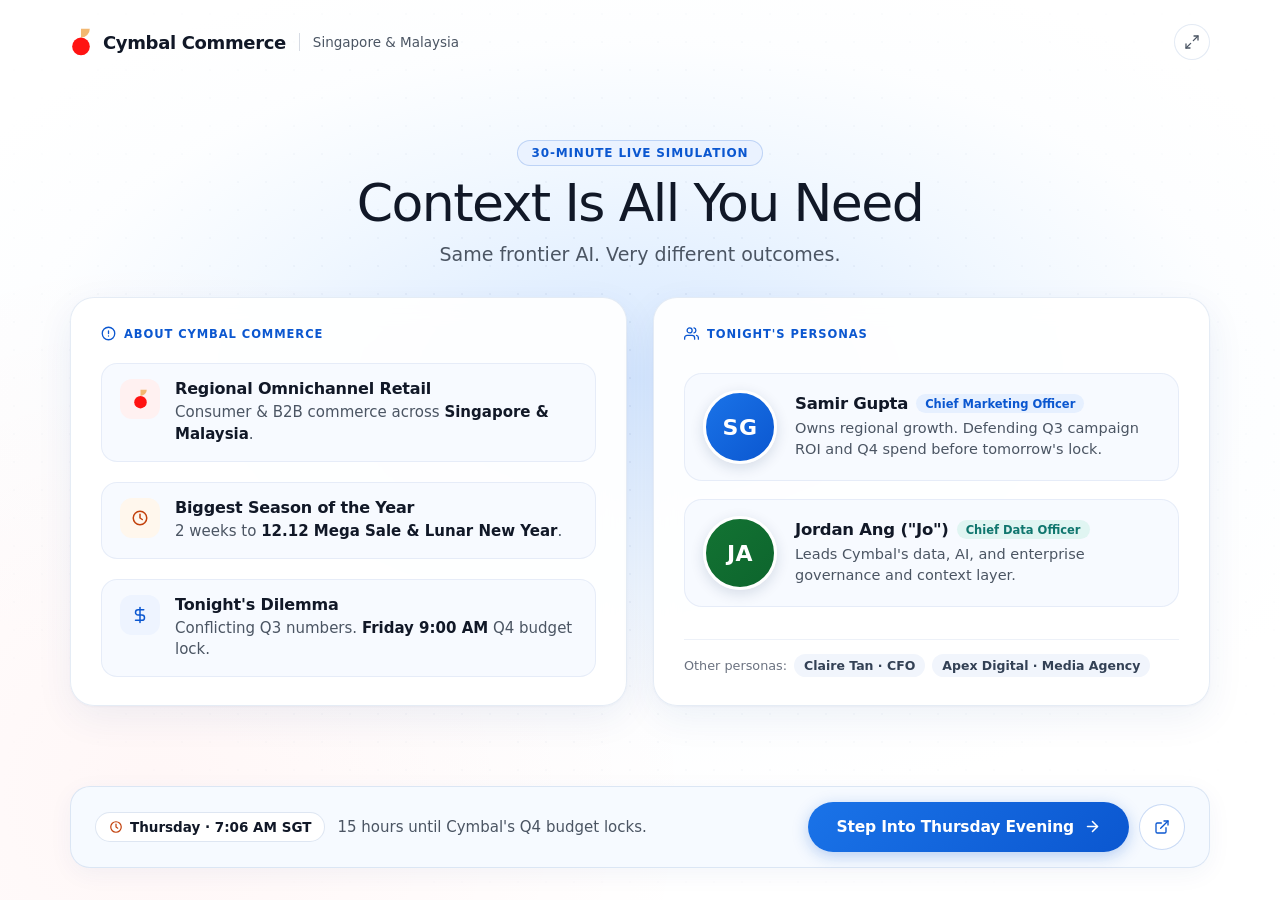
<file: web/cymbal/index.html>
<!DOCTYPE html>
<html lang="en">
<head>
  <meta charset="UTF-8" />
  <meta http-equiv="refresh" content="0; url=./intro_landing/" />
  <meta name="viewport" content="width=device-width, initial-scale=1.0" />
  <title>Cymbal Commerce — Context Is All You Need</title>
  <script>window.location.replace("./intro_landing/");</script>
</head>
<body>
  <p>Redirecting to <a href="./intro_landing/">Cymbal Commerce Demo</a>...</p>
</body>
</html>
</file>
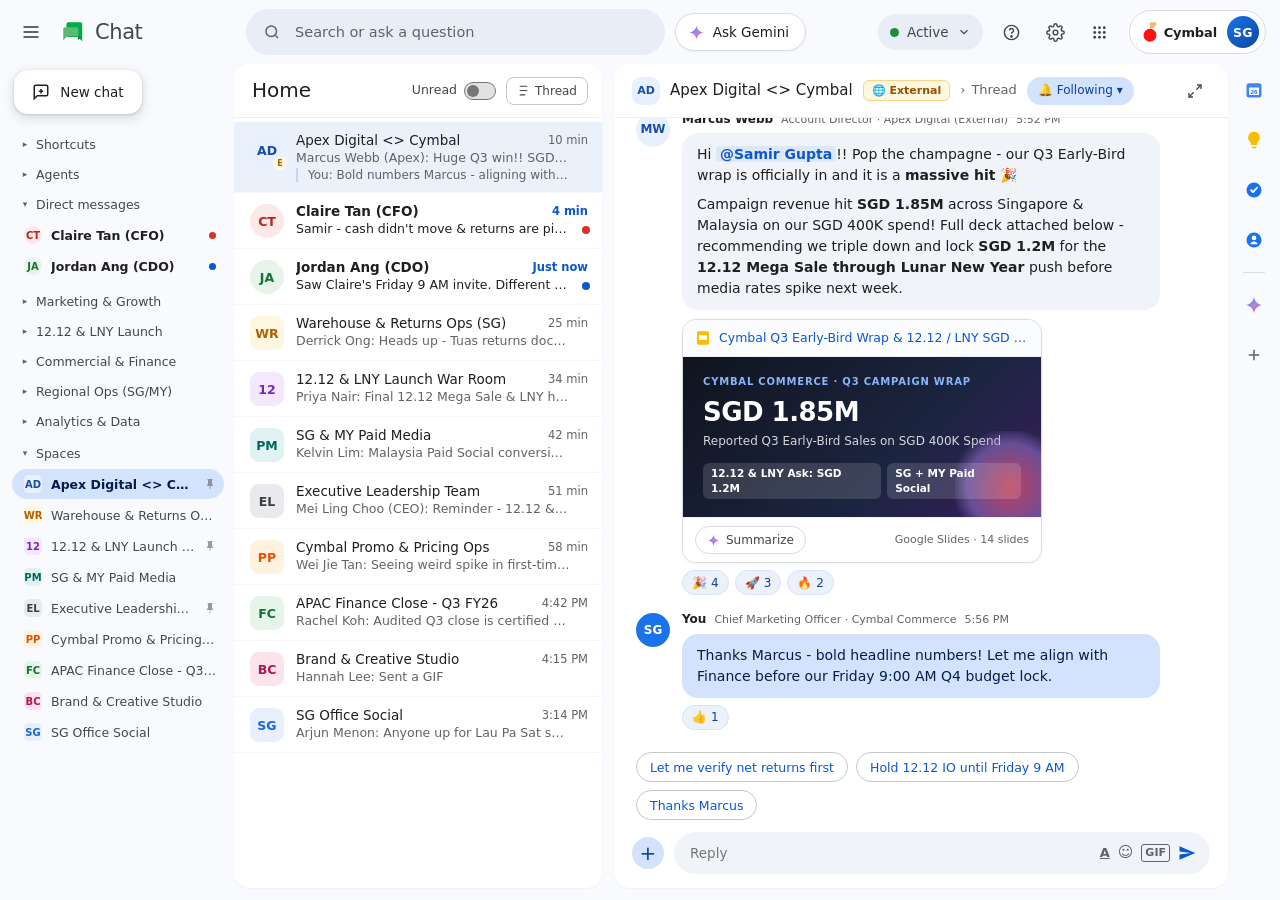
<file: web/cymbal/chat_intro_mockup/index.html>
<!DOCTYPE html>
<html lang="en">
<head>
  <meta charset="UTF-8" />
  <meta name="viewport" content="width=device-width, initial-scale=1.0" />
  <title>Google Chat - Cymbal Commerce</title>
  <link rel="icon" href="data:image/svg+xml,%3Csvg xmlns='http://www.w3.org/2000/svg' viewBox='0 0 24 24'%3E%3Cpath fill='%2300AC47' d='M19 3H5c-1.1 0-2 .9-2 2v14l4-4h12c1.1 0 2-.9 2-2V5c0-1.1-.9-2-2-2z'/%3E%3C/svg%3E" />
  <style>
    :root {
      --font-sans: 'Google Sans Flex', 'Google Sans', 'Roboto', system-ui, -apple-system, BlinkMacSystemFont, 'Segoe UI', Arial, sans-serif;
      --shell-bg: #f8fafd;
      --surface: #ffffff;
      --search-bg: #e9eef6;
      --search-bg-focus: #ffffff;
      --pill-hover: #edf2fa;
      --active-row: #eaf1fb;
      --active-nav: #d3e3fd;
      --on-active-nav: #041e49;
      --text-primary: #1f1f1f;
      --text-secondary: #444746;
      --text-muted: #5f6368;
      --border-subtle: #e1e3e1;
      --border-light: #eef0f3;
      --blue-primary: #0b57d0;
      --blue-bubble: #d3e3fd;
      --blue-bubble-text: #041e49;
      --incoming-bubble: #f0f4f9;
      --external-bg: #fef7e0;
      --external-fg: #935000;
      --external-border: #f5d68a;
      --green-active: #1e8e3e;
      --red-alert: #d93025;
      --shadow-fab: 0 1px 3px 0 rgba(60,64,67,0.22), 0 4px 8px 3px rgba(60,64,67,0.10);
      --shadow-popover: 0 4px 20px rgba(0,0,0,0.14);
      --shadow-toast: 0 8px 28px rgba(0,0,0,0.18);
    }

    *, *::before, *::after { box-sizing: border-box; }

    html, body {
      margin: 0;
      padding: 0;
      width: 100%;
      height: 100%;
      overflow: hidden;
      background: var(--shell-bg);
      color: var(--text-primary);
      font-family: var(--font-sans);
      font-size: 14px;
      line-height: 1.45;
      -webkit-font-smoothing: antialiased;
    }

    button, input { font-family: inherit; color: inherit; }
    button { background: none; border: none; padding: 0; cursor: pointer; }

    /* ======================== APP SHELL ======================== */
    .gc-app {
      display: flex;
      flex-direction: column;
      width: 100vw;
      height: 100vh;
      background: var(--shell-bg);
      overflow: hidden;
    }

    /* ======================== TOP BAR (64px) ======================== */
    .gc-header {
      height: 64px;
      padding: 8px 14px 8px 12px;
      display: flex;
      align-items: center;
      gap: 12px;
      flex-shrink: 0;
      background: var(--shell-bg);
      position: relative;
      z-index: 30;
    }

    .gc-header-left {
      width: 222px;
      display: flex;
      align-items: center;
      gap: 8px;
      flex-shrink: 0;
    }

    .gc-icon-btn {
      width: 38px;
      height: 38px;
      border-radius: 9999px;
      display: inline-flex;
      align-items: center;
      justify-content: center;
      color: var(--text-secondary);
      transition: background-color 140ms ease;
      flex-shrink: 0;
    }
    .gc-icon-btn:hover { background: rgba(68, 71, 70, 0.08); }

    .gc-logo-wrap {
      display: flex;
      align-items: center;
      gap: 9px;
      padding-left: 2px;
    }

    .gc-logo-text {
      font-size: 21px;
      font-weight: 400;
      color: var(--text-secondary);
      letter-spacing: -0.02em;
    }

    .gc-search-wrap {
      flex: 1 1 auto;
      max-width: 560px;
      display: flex;
      align-items: center;
      gap: 10px;
    }

    .gc-search-bar {
      flex: 1 1 auto;
      height: 46px;
      background: var(--search-bg);
      border-radius: 24px;
      padding: 0 16px;
      display: flex;
      align-items: center;
      gap: 12px;
      border: 1px solid transparent;
      transition: background-color 160ms ease, box-shadow 160ms ease, border-color 160ms ease;
    }

    .gc-search-bar:focus-within {
      background: var(--surface);
      border-color: #d3e3fd;
      box-shadow: 0 1px 4px rgba(0,0,0,0.12);
    }

    .gc-search-input {
      flex: 1;
      border: none;
      outline: none;
      background: transparent;
      font-size: 14.5px;
      color: var(--text-primary);
    }
    .gc-search-input::placeholder { color: var(--text-muted); }

    .gc-ask-gemini-btn {
      height: 38px;
      padding: 0 16px 0 12px;
      border-radius: 20px;
      background: var(--surface);
      border: 1px solid #dadce0;
      display: inline-flex;
      align-items: center;
      gap: 8px;
      font-size: 13.5px;
      font-weight: 500;
      color: var(--text-primary);
      white-space: nowrap;
      box-shadow: 0 1px 2px rgba(0,0,0,0.05);
      transition: background-color 150ms ease, box-shadow 150ms ease, border-color 150ms ease;
    }
    .gc-ask-gemini-btn:hover {
      background: #f0f6ff;
      border-color: #a8c7fa;
      box-shadow: 0 2px 6px rgba(11, 87, 208, 0.14);
    }

    .gc-header-right {
      margin-left: auto;
      display: flex;
      align-items: center;
      gap: 6px;
      flex-shrink: 0;
    }

    .gc-status-pill {
      height: 36px;
      padding: 0 12px;
      border-radius: 18px;
      background: var(--search-bg);
      display: inline-flex;
      align-items: center;
      gap: 8px;
      font-size: 13.5px;
      font-weight: 500;
      color: var(--text-secondary);
      margin-right: 4px;
      transition: background-color 140ms ease;
    }
    .gc-status-pill:hover { background: #dfe6f2; }

    .gc-status-dot {
      width: 9px;
      height: 9px;
      border-radius: 50%;
      background: var(--green-active);
      flex-shrink: 0;
    }
    .gc-status-dot.is-dnd { background: var(--red-alert); }
    .gc-status-dot.is-away { background: transparent; border: 2px solid #5f6368; }

    .gc-account-pill {
      height: 44px;
      padding: 4px 6px 4px 12px;
      border-radius: 22px;
      background: var(--surface);
      border: 1px solid #dadce0;
      display: inline-flex;
      align-items: center;
      gap: 10px;
      margin-left: 4px;
      transition: background-color 140ms ease, box-shadow 140ms ease;
    }
    .gc-account-pill:hover {
      background: #f8f9fa;
      box-shadow: 0 1px 4px rgba(0,0,0,0.08);
    }

    .gc-company-mark {
      display: inline-flex;
      align-items: center;
      gap: 6px;
      font-size: 13px;
      font-weight: 600;
      color: #202124;
      letter-spacing: -0.01em;
    }

    .gc-avatar-sm {
      width: 32px;
      height: 32px;
      border-radius: 50%;
      background: linear-gradient(135deg, #1a73e8, #0d47a1);
      color: #ffffff;
      font-size: 12.5px;
      font-weight: 600;
      display: inline-flex;
      align-items: center;
      justify-content: center;
      letter-spacing: 0.02em;
      flex-shrink: 0;
    }

    /* ======================== WORKSPACE BODY ======================== */
    .gc-body {
      flex: 1 1 0;
      min-height: 0;
      display: flex;
      padding: 0 0 12px 0;
      overflow: hidden;
    }

    /* LEFT NAV RAIL (234px) */
    .gc-left-rail {
      width: 234px;
      flex-shrink: 0;
      display: flex;
      flex-direction: column;
      padding: 4px 10px 8px 12px;
      overflow-y: auto;
    }

    .gc-new-chat-btn {
      height: 44px;
      width: 128px;
      border-radius: 14px;
      background: var(--surface);
      box-shadow: var(--shadow-fab);
      display: inline-flex;
      align-items: center;
      justify-content: center;
      gap: 10px;
      font-size: 13.5px;
      font-weight: 500;
      color: var(--text-primary);
      margin: 2px 0 14px 2px;
      flex-shrink: 0;
      transition: box-shadow 150ms ease, background-color 150ms ease;
    }
    .gc-new-chat-btn:hover {
      background: #f3f7fe;
      box-shadow: 0 2px 6px 1px rgba(60,64,67,0.22);
    }

    .gc-nav-group-hdr {
      width: 100%;
      height: 28px;
      padding: 0 8px;
      border-radius: 14px;
      display: flex;
      align-items: center;
      gap: 6px;
      font-size: 12.5px;
      font-weight: 500;
      color: var(--text-secondary);
      text-align: left;
      margin-top: 2px;
    }
    .gc-nav-group-hdr:hover { background: rgba(68,71,70,0.06); }

    .gc-caret {
      font-size: 9px;
      color: var(--text-muted);
      width: 10px;
      display: inline-block;
      text-align: center;
    }

    .gc-space-list {
      margin-top: 2px;
      display: flex;
      flex-direction: column;
      gap: 1px;
    }

    .gc-space-row {
      width: 100%;
      height: 30px;
      padding: 0 8px 0 12px;
      border-radius: 15px;
      display: flex;
      align-items: center;
      gap: 9px;
      font-size: 12.5px;
      color: var(--text-secondary);
      text-align: left;
      transition: background-color 120ms ease;
    }
    .gc-space-row:hover { background: rgba(68,71,70,0.06); }
    .gc-space-row.is-active {
      background: var(--active-nav);
      color: var(--on-active-nav);
      font-weight: 600;
    }
    .gc-space-row.is-unread {
      color: var(--text-primary);
      font-weight: 600;
    }

    .gc-space-badge {
      width: 18px;
      height: 18px;
      border-radius: 5px;
      display: inline-flex;
      align-items: center;
      justify-content: center;
      font-size: 10px;
      font-weight: 600;
      flex-shrink: 0;
    }

    .gc-space-name {
      flex: 1;
      min-width: 0;
      white-space: nowrap;
      overflow: hidden;
      text-overflow: ellipsis;
    }

    .gc-pin-icon {
      color: #747775;
      flex-shrink: 0;
      opacity: 0.72;
    }

    /* ======================== MIDDLE HOME FEED (365px) ======================== */
    .gc-home-pane {
      width: 368px;
      flex-shrink: 0;
      background: var(--surface);
      border-radius: 16px;
      display: flex;
      flex-direction: column;
      overflow: hidden;
      margin-right: 12px;
      box-shadow: 0 1px 2px rgba(0,0,0,0.04);
    }

    .gc-home-top {
      height: 54px;
      padding: 0 14px 0 18px;
      display: flex;
      align-items: center;
      gap: 10px;
      border-bottom: 1px solid var(--border-light);
      flex-shrink: 0;
    }

    .gc-home-title {
      font-size: 20px;
      font-weight: 400;
      color: var(--text-primary);
      margin-right: auto;
    }

    .gc-unread-wrap {
      display: inline-flex;
      align-items: center;
      gap: 7px;
      font-size: 12.5px;
      color: var(--text-secondary);
      cursor: pointer;
    }

    .gc-switch {
      width: 32px;
      height: 18px;
      border-radius: 9999px;
      background: #e1e3e1;
      border: 1px solid #747775;
      position: relative;
      transition: background-color 150ms ease, border-color 150ms ease;
    }
    .gc-switch::after {
      content: "";
      position: absolute;
      top: 2px;
      left: 2px;
      width: 12px;
      height: 12px;
      border-radius: 50%;
      background: #747775;
      transition: transform 150ms ease, background-color 150ms ease;
    }
    .gc-switch.is-on {
      background: var(--blue-primary);
      border-color: var(--blue-primary);
    }
    .gc-switch.is-on::after {
      transform: translateX(14px);
      background: #ffffff;
    }

    .gc-thread-filter-pill {
      height: 28px;
      padding: 0 10px;
      border-radius: 8px;
      border: 1px solid #c4c7c5;
      display: inline-flex;
      align-items: center;
      gap: 5px;
      font-size: 12px;
      font-weight: 500;
      color: var(--text-secondary);
    }
    .gc-thread-filter-pill:hover { background: var(--pill-hover); }

    .gc-feed-scroll {
      flex: 1 1 0;
      overflow-y: auto;
      padding: 4px 0;
    }

    .gc-feed-item {
      width: 100%;
      padding: 10px 14px 10px 16px;
      display: flex;
      align-items: flex-start;
      gap: 12px;
      text-align: left;
      position: relative;
      transition: background-color 120ms ease;
      border-bottom: 1px solid #f5f7fa;
    }
    .gc-feed-item:hover { background: #f4f7fc; }
    .gc-feed-item.is-selected { background: var(--active-row); }

    .gc-item-avatar {
      width: 34px;
      height: 34px;
      border-radius: 50%;
      display: inline-flex;
      align-items: center;
      justify-content: center;
      font-size: 12.5px;
      font-weight: 600;
      flex-shrink: 0;
      margin-top: 1px;
      position: relative;
    }
    .gc-item-avatar.is-space { border-radius: 9px; }

    .gc-ext-mini {
      position: absolute;
      right: -3px;
      bottom: -3px;
      width: 14px;
      height: 14px;
      border-radius: 50%;
      background: #fef7e0;
      border: 1.5px solid #ffffff;
      color: #b06000;
      font-size: 8px;
      font-weight: 700;
      display: flex;
      align-items: center;
      justify-content: center;
    }

    .gc-item-body {
      flex: 1 1 0;
      min-width: 0;
    }

    .gc-item-row1 {
      display: flex;
      align-items: center;
      justify-content: space-between;
      gap: 8px;
    }

    .gc-item-title {
      font-size: 13.5px;
      font-weight: 500;
      color: var(--text-primary);
      white-space: nowrap;
      overflow: hidden;
      text-overflow: ellipsis;
    }
    .gc-feed-item.is-unread .gc-item-title { font-weight: 700; }

    .gc-item-time {
      font-size: 11.5px;
      color: var(--text-muted);
      white-space: nowrap;
      flex-shrink: 0;
    }
    .gc-feed-item.is-unread .gc-item-time {
      color: var(--blue-primary);
      font-weight: 600;
    }

    .gc-item-snippet {
      font-size: 12.5px;
      color: var(--text-muted);
      white-space: nowrap;
      overflow: hidden;
      text-overflow: ellipsis;
      margin-top: 2px;
      padding-right: 18px;
    }
    .gc-feed-item.is-unread .gc-item-snippet {
      color: var(--text-primary);
      font-weight: 500;
    }

    .gc-item-subreply {
      font-size: 12px;
      color: var(--text-muted);
      margin-top: 3px;
      padding-left: 10px;
      padding-right: 18px;
      border-left: 2px solid #c2d7fb;
      white-space: nowrap;
      overflow: hidden;
      text-overflow: ellipsis;
    }

    .gc-unread-dot {
      width: 8px;
      height: 8px;
      border-radius: 50%;
      background: var(--blue-primary);
      position: absolute;
      right: 12px;
      bottom: 14px;
    }
    .gc-unread-dot.is-urgent { background: var(--red-alert); }

    /* ======================== RIGHT THREAD PANE ======================== */
    .gc-thread-pane {
      flex: 1 1 0;
      min-width: 0;
      background: var(--surface);
      border-radius: 16px;
      display: flex;
      flex-direction: column;
      overflow: hidden;
      box-shadow: 0 1px 2px rgba(0,0,0,0.04);
    }

    .gc-thread-hdr {
      height: 54px;
      padding: 0 14px 0 18px;
      border-bottom: 1px solid var(--border-light);
      display: flex;
      align-items: center;
      gap: 10px;
      flex-shrink: 0;
    }

    .gc-thread-hdr-title {
      font-size: 15px;
      font-weight: 500;
      color: var(--text-primary);
      white-space: nowrap;
      overflow: hidden;
      text-overflow: ellipsis;
    }

    .gc-ext-badge {
      padding: 2px 8px;
      border-radius: 6px;
      background: var(--external-bg);
      border: 1px solid var(--external-border);
      color: var(--external-fg);
      font-size: 11px;
      font-weight: 600;
      display: inline-flex;
      align-items: center;
      gap: 4px;
      flex-shrink: 0;
    }

    .gc-thread-crumb {
      font-size: 13px;
      color: var(--text-muted);
      display: inline-flex;
      align-items: center;
      gap: 6px;
    }

    .gc-following-pill {
      height: 28px;
      padding: 0 11px;
      border-radius: 14px;
      background: #d3e3fd;
      color: #0842a0;
      font-size: 12px;
      font-weight: 500;
      display: inline-flex;
      align-items: center;
      gap: 5px;
      flex-shrink: 0;
    }

    .gc-thread-hdr-actions {
      margin-left: auto;
      display: flex;
      align-items: center;
      gap: 2px;
    }

    .gc-messages-scroll {
      flex: 1 1 0;
      overflow-y: auto;
      padding: 18px 22px 16px;
      display: flex;
      flex-direction: column;
      gap: 16px;
    }

    .gc-date-sep {
      text-align: center;
      font-size: 11.5px;
      color: var(--text-muted);
      margin: 2px 0 4px;
    }

    .gc-msg-row {
      display: flex;
      align-items: flex-start;
      gap: 12px;
      max-width: 92%;
    }

    .gc-msg-avatar {
      width: 34px;
      height: 34px;
      border-radius: 50%;
      display: inline-flex;
      align-items: center;
      justify-content: center;
      font-size: 12px;
      font-weight: 600;
      flex-shrink: 0;
      margin-top: 2px;
    }

    .gc-msg-col {
      display: flex;
      flex-direction: column;
      gap: 5px;
      min-width: 0;
      flex: 1;
    }

    .gc-msg-meta {
      display: flex;
      align-items: baseline;
      gap: 8px;
      font-size: 12px;
    }
    .gc-msg-sender { font-weight: 600; color: var(--text-primary); }
    .gc-msg-role { font-size: 11px; color: var(--text-muted); }
    .gc-msg-time { font-size: 11px; color: var(--text-muted); }

    .gc-bubble {
      padding: 11px 15px;
      border-radius: 16px;
      background: var(--incoming-bubble);
      color: var(--text-primary);
      font-size: 14px;
      line-height: 1.5;
      width: fit-content;
      max-width: 100%;
    }
    .gc-bubble.is-me {
      background: var(--blue-bubble);
      color: var(--blue-bubble-text);
    }
    .gc-bubble.is-urgent {
      background: #fff5f5;
      border: 1px solid #f6c8c6;
    }
    .gc-bubble p { margin: 0 0 8px 0; }
    .gc-bubble p:last-child { margin-bottom: 0; }

    .gc-mention {
      color: #0b57d0;
      font-weight: 600;
      background: rgba(11, 87, 208, 0.08);
      padding: 0 4px;
      border-radius: 4px;
    }

    /* Rich Drive / Slides / Sheets / GE Cards inside Chat */
    .gc-rich-card {
      margin-top: 4px;
      width: 360px;
      max-width: 100%;
      background: var(--surface);
      border: 1px solid #dadce0;
      border-radius: 14px;
      overflow: hidden;
      box-shadow: 0 1px 3px rgba(0,0,0,0.06);
    }

    .gc-rich-card-top {
      padding: 9px 12px;
      display: flex;
      align-items: center;
      gap: 8px;
      border-bottom: 1px solid #eef0f3;
      background: #fbfcfe;
    }
    .gc-rich-card-title {
      flex: 1;
      font-size: 12.5px;
      font-weight: 500;
      color: #0b57d0;
      white-space: nowrap;
      overflow: hidden;
      text-overflow: ellipsis;
    }

    .gc-slide-thumb {
      background: linear-gradient(135deg, #10141f 0%, #1c2541 62%, #3a1c5e 100%);
      color: #ffffff;
      padding: 18px 20px;
      position: relative;
      overflow: hidden;
    }
    .gc-slide-thumb::after {
      content: "";
      position: absolute;
      right: -24px;
      bottom: -24px;
      width: 110px;
      height: 110px;
      border-radius: 20px;
      background: radial-gradient(circle, rgba(238,77,93,0.75) 0%, rgba(172,135,235,0.45) 55%, transparent 75%);
    }
    .gc-slide-kicker {
      font-size: 10px;
      font-weight: 700;
      letter-spacing: 0.08em;
      color: #8ab4f8;
      text-transform: uppercase;
    }
    .gc-slide-big {
      font-size: 26px;
      font-weight: 700;
      margin: 4px 0 2px;
      letter-spacing: -0.02em;
    }
    .gc-slide-sub {
      font-size: 12px;
      color: rgba(255,255,255,0.82);
    }
    .gc-slide-badges {
      display: flex;
      gap: 6px;
      margin-top: 12px;
      position: relative;
      z-index: 2;
    }
    .gc-slide-badge {
      padding: 3px 8px;
      border-radius: 6px;
      font-size: 10.5px;
      font-weight: 600;
      background: rgba(255,255,255,0.14);
      color: #ffffff;
    }

    .gc-sheet-thumb {
      padding: 14px 16px;
      background: #ffffff;
    }
    .gc-sheet-grid {
      display: grid;
      grid-template-columns: repeat(3, 1fr);
      gap: 8px;
    }
    .gc-sheet-cell {
      padding: 9px 10px;
      border-radius: 9px;
      background: #f8fafc;
      border: 1px solid #e6eaf0;
    }
    .gc-sheet-cell.is-danger {
      background: #fef2f2;
      border-color: #fecaca;
    }
    .gc-sheet-lbl {
      font-size: 10px;
      color: #5f6368;
      font-weight: 600;
      text-transform: uppercase;
    }
    .gc-sheet-val {
      font-size: 14.5px;
      font-weight: 700;
      margin-top: 2px;
      color: #1f1f1f;
    }
    .gc-sheet-cell.is-danger .gc-sheet-val { color: #b91c1c; }

    .gc-rich-card-foot {
      padding: 8px 12px;
      border-top: 1px solid #eef0f3;
      display: flex;
      align-items: center;
      justify-content: space-between;
      background: #ffffff;
    }

    .gc-summarize-btn {
      height: 28px;
      padding: 0 11px;
      border-radius: 14px;
      border: 1px solid #dadce0;
      display: inline-flex;
      align-items: center;
      gap: 6px;
      font-size: 12px;
      font-weight: 500;
      color: var(--text-secondary);
      transition: background-color 140ms ease;
    }
    .gc-summarize-btn:hover { background: #f0f4f9; }

    .gc-summary-box {
      display: none;
      padding: 10px 12px;
      background: #f0f6ff;
      border-top: 1px solid #d3e3fd;
      font-size: 12px;
      color: #0842a0;
      line-height: 1.45;
    }
    .gc-summary-box.is-open { display: block; }

    /* Compact Google Calendar Invite Chip inside CFO DM */
    .gc-cal-card {
      margin-top: 4px;
      width: 430px;
      max-width: 100%;
      background: #ffffff;
      border: 1px solid #dadce0;
      border-left: 4px solid #1a73e8;
      border-radius: 12px;
      padding: 10px 12px;
      display: flex;
      align-items: center;
      gap: 11px;
      box-shadow: 0 1px 2px rgba(0,0,0,0.05);
    }
    .gc-cal-datebox {
      width: 42px;
      height: 44px;
      border-radius: 8px;
      border: 1px solid #d3e3fd;
      background: #f0f6ff;
      display: flex;
      flex-direction: column;
      align-items: center;
      justify-content: center;
      flex-shrink: 0;
    }
    .gc-cal-dow {
      font-size: 9.5px;
      font-weight: 700;
      color: #0b57d0;
      letter-spacing: 0.06em;
      text-transform: uppercase;
      line-height: 1.1;
    }
    .gc-cal-num {
      font-size: 16px;
      font-weight: 700;
      color: #041e49;
      line-height: 1.15;
    }
    .gc-cal-info {
      flex: 1;
      min-width: 0;
    }
    .gc-cal-title {
      font-size: 12.5px;
      font-weight: 600;
      color: var(--text-primary);
      white-space: nowrap;
      overflow: hidden;
      text-overflow: ellipsis;
    }
    .gc-cal-sub {
      font-size: 11.5px;
      color: var(--text-muted);
      margin-top: 1px;
    }
    .gc-cal-rsvp {
      padding: 4px 9px;
      border-radius: 12px;
      background: #fef7e0;
      border: 1px solid #f5d68a;
      color: #935000;
      font-size: 11px;
      font-weight: 600;
      white-space: nowrap;
      flex-shrink: 0;
    }

    .gc-ge-launch-card {
      margin-top: 4px;
      width: 380px;
      max-width: 100%;
      padding: 14px 16px;
      border-radius: 14px;
      background: linear-gradient(135deg, #f0f6ff 0%, #f5f0ff 100%);
      border: 1px solid #c2d7fb;
      display: flex;
      align-items: center;
      justify-content: space-between;
      gap: 12px;
    }
    .gc-ge-launch-btn {
      padding: 8px 14px;
      border-radius: 18px;
      background: #0b57d0;
      color: #ffffff;
      font-size: 12.5px;
      font-weight: 600;
      white-space: nowrap;
      text-decoration: none;
      display: inline-flex;
      align-items: center;
      gap: 6px;
    }
    .gc-ge-launch-btn:hover { background: #0842a0; }

    .gc-reactions {
      display: flex;
      flex-wrap: wrap;
      gap: 6px;
      margin-top: 2px;
    }
    .gc-react-chip {
      height: 25px;
      padding: 0 9px;
      border-radius: 13px;
      background: #edf2fa;
      border: 1px solid #d3e3fd;
      display: inline-flex;
      align-items: center;
      gap: 4px;
      font-size: 12px;
      font-weight: 500;
      color: #0842a0;
    }
    .gc-react-chip:hover { background: #dce8fc; }

    /* Smart Replies + Composer */
    .gc-smart-replies {
      padding: 6px 22px 4px;
      display: flex;
      flex-wrap: wrap;
      gap: 8px;
      flex-shrink: 0;
    }
    .gc-smart-chip {
      height: 30px;
      padding: 0 13px;
      border-radius: 15px;
      border: 1px solid #c4c7c5;
      background: var(--surface);
      font-size: 12.5px;
      font-weight: 500;
      color: var(--blue-primary);
      transition: background-color 140ms ease;
    }
    .gc-smart-chip:hover { background: #edf2fa; }

    .gc-composer-wrap {
      padding: 8px 18px 14px;
      display: flex;
      align-items: center;
      gap: 10px;
      flex-shrink: 0;
    }

    .gc-plus-btn {
      width: 32px;
      height: 32px;
      border-radius: 50%;
      background: #d3e3fd;
      color: #0842a0;
      display: inline-flex;
      align-items: center;
      justify-content: center;
      font-size: 20px;
      font-weight: 500;
      flex-shrink: 0;
    }

    .gc-composer-box {
      flex: 1;
      height: 42px;
      border-radius: 21px;
      background: #f0f4f9;
      padding: 0 14px;
      display: flex;
      align-items: center;
      gap: 10px;
    }
    .gc-composer-input {
      flex: 1;
      border: none;
      outline: none;
      background: transparent;
      font-size: 13.5px;
      color: var(--text-primary);
    }
    .gc-composer-icons {
      display: flex;
      align-items: center;
      gap: 8px;
      color: var(--text-muted);
    }

    /* ======================== FAR-RIGHT WORKSPACE RAIL (52px) ======================== */
    .gc-right-rail {
      width: 52px;
      flex-shrink: 0;
      display: flex;
      flex-direction: column;
      align-items: center;
      padding-top: 8px;
      gap: 14px;
    }
    .gc-rail-app-btn {
      width: 36px;
      height: 36px;
      border-radius: 50%;
      display: inline-flex;
      align-items: center;
      justify-content: center;
      transition: background-color 140ms ease;
    }
    .gc-rail-app-btn:hover { background: rgba(68,71,70,0.08); }
    .gc-rail-divider {
      width: 22px;
      height: 1px;
      background: #dadce0;
    }

    /* ======================== ACCOUNT POPOVER ======================== */
    .gc-account-popover {
      position: fixed;
      top: 60px;
      right: 18px;
      width: 320px;
      background: #e9eef6;
      border-radius: 24px;
      padding: 16px;
      box-shadow: var(--shadow-popover);
      border: 1px solid #d3e3fd;
      z-index: 100;
      display: none;
    }
    .gc-account-popover.is-open { display: block; }
    .gc-acc-email {
      text-align: center;
      font-size: 13px;
      font-weight: 500;
      color: var(--text-secondary);
      margin-bottom: 12px;
    }
    .gc-acc-card {
      background: var(--surface);
      border-radius: 18px;
      padding: 16px;
      text-align: center;
    }
    .gc-acc-avatar-lg {
      width: 58px;
      height: 58px;
      border-radius: 50%;
      margin: 0 auto 8px;
      background: linear-gradient(135deg, #1a73e8, #0d47a1);
      color: #ffffff;
      font-size: 22px;
      font-weight: 600;
      display: flex;
      align-items: center;
      justify-content: center;
    }
    .gc-acc-name { font-size: 18px; font-weight: 500; color: var(--text-primary); }
    .gc-acc-role { font-size: 12.5px; color: var(--text-muted); margin-top: 2px; }
    .gc-acc-badge {
      display: inline-block;
      margin-top: 10px;
      padding: 4px 12px;
      border-radius: 14px;
      border: 1px solid #c4c7c5;
      font-size: 12px;
      font-weight: 500;
      color: var(--blue-primary);
    }

    /* ======================== LIVE INCOMING NOTIFICATION TOAST ======================== */
    .gc-live-notif {
      position: fixed;
      top: 72px;
      right: 64px;
      width: 370px;
      background: #ffffff;
      border: 1px solid #f6c8c6;
      border-left: 4px solid #d93025;
      border-radius: 14px;
      padding: 13px 15px;
      box-shadow: var(--shadow-toast);
      display: none;
      align-items: flex-start;
      gap: 12px;
      z-index: 95;
      cursor: pointer;
      animation: slideInNotif 220ms ease-out;
    }
    .gc-live-notif.is-open { display: flex; }
    @keyframes slideInNotif {
      from { opacity: 0; transform: translateY(-10px); }
      to { opacity: 1; transform: translateY(0); }
    }

    /* Scrollbars */
    ::-webkit-scrollbar { width: 6px; height: 6px; }
    ::-webkit-scrollbar-thumb { background: rgba(95, 99, 104, 0.28); border-radius: 3px; }
    ::-webkit-scrollbar-track { background: transparent; }
  </style>
</head>
<body>
  <div class="gc-app">
    <!-- TOP WORKSPACE HEADER -->
    <header class="gc-header">
      <div class="gc-header-left">
        <button class="gc-icon-btn" type="button" title="Main menu" aria-label="Main menu">
          <svg width="20" height="20" viewBox="0 0 24 24" fill="none" stroke="currentColor" stroke-width="2"><line x1="3" y1="6" x2="21" y2="6"/><line x1="3" y1="12" x2="21" y2="12"/><line x1="3" y1="18" x2="21" y2="18"/></svg>
        </button>
        <div class="gc-logo-wrap">
          <svg width="26" height="26" viewBox="0 0 24 24" aria-hidden="true">
            <path fill="#00AC47" d="M19.5 3h-12C6.67 3 6 3.67 6 4.5v10.5c0 .83.67 1.5 1.5 1.5h9l4 4V4.5c0-.83-.67-1.5-1.5-1.5z"/>
            <path fill="#00832D" d="M16.5 16.5H19.5L16.5 19.5V16.5z"/>
            <path fill="#5BB974" d="M15.5 7.5H4.5C3.67 7.5 3 8.17 3 9v10.5l3.5-3.5h9c.83 0 1.5-.67 1.5-1.5V9c0-.83-.67-1.5-1.5-1.5z"/>
          </svg>
          <span class="gc-logo-text">Chat</span>
        </div>
      </div>

      <div class="gc-search-wrap">
        <div class="gc-search-bar">
          <svg width="18" height="18" viewBox="0 0 24 24" fill="none" stroke="#5f6368" stroke-width="2"><circle cx="11" cy="11" r="7"/><line x1="20" y1="20" x2="16.65" y2="16.65"/></svg>
          <input class="gc-search-input" id="searchInput" type="text" placeholder="Search or ask a question" aria-label="Search messages" />
        </div>
        <button class="gc-ask-gemini-btn" id="btnAskGemini" type="button" title="Open Gemini Enterprise Data Agent">
          <svg width="17" height="17" viewBox="0 0 24 24" aria-hidden="true">
            <defs>
              <linearGradient id="gemGrad" x1="0%" y1="0%" x2="100%" y2="100%">
                <stop offset="0%" stop-color="#217bfe"/>
                <stop offset="50%" stop-color="#ac87eb"/>
                <stop offset="100%" stop-color="#ee4d5d"/>
              </linearGradient>
            </defs>
            <path fill="url(#gemGrad)" d="M12 2C12.8 7.5 16.5 11.2 22 12C16.5 12.8 12.8 16.5 12 22C11.2 16.5 7.5 12.8 2 12C7.5 11.2 11.2 7.5 12 2Z"/>
          </svg>
          <span>Ask Gemini</span>
        </button>
      </div>

      <div class="gc-header-right">
        <button class="gc-status-pill" id="btnStatus" type="button" title="Change status">
          <span class="gc-status-dot" id="statusDot"></span>
          <span id="statusText">Active</span>
          <svg width="14" height="14" viewBox="0 0 24 24" fill="none" stroke="currentColor" stroke-width="2"><polyline points="6 9 12 15 18 9"/></svg>
        </button>

        <button class="gc-icon-btn" type="button" title="Help">
          <svg width="19" height="19" viewBox="0 0 24 24" fill="none" stroke="currentColor" stroke-width="1.8"><circle cx="12" cy="12" r="9"/><path d="M9.5 9.5a2.5 2.5 0 1 1 3.7 2.2c-.8.4-1.2.9-1.2 1.8"/><circle cx="12" cy="17" r="0.8" fill="currentColor"/></svg>
        </button>
        <button class="gc-icon-btn" type="button" title="Settings">
          <svg width="19" height="19" viewBox="0 0 24 24" fill="none" stroke="currentColor" stroke-width="1.8"><circle cx="12" cy="12" r="3"/><path d="M19.4 15a1.65 1.65 0 0 0 .33 1.82l.06.06a2 2 0 1 1-2.83 2.83l-.06-.06a1.65 1.65 0 0 0-1.82-.33 1.65 1.65 0 0 0-1 1.51V21a2 2 0 1 1-4 0v-.09a1.65 1.65 0 0 0-1-1.51 1.65 1.65 0 0 0-1.82.33l-.06.06a2 2 0 1 1-2.83-2.83l.06-.06a1.65 1.65 0 0 0 .33-1.82 1.65 1.65 0 0 0-1.51-1H3a2 2 0 1 1 0-4h.09a1.65 1.65 0 0 0 1.51-1 1.65 1.65 0 0 0-.33-1.82l-.06-.06a2 2 0 1 1 2.83-2.83l.06.06a1.65 1.65 0 0 0 1.82.33h.08a1.65 1.65 0 0 0 1-1.51V3a2 2 0 1 1 4 0v.09a1.65 1.65 0 0 0 1 1.51 1.65 1.65 0 0 0 1.82-.33l.06-.06a2 2 0 1 1 2.83 2.83l-.06.06a1.65 1.65 0 0 0-.33 1.82v.08a1.65 1.65 0 0 0 1.51 1H21a2 2 0 1 1 0 4h-.09a1.65 1.65 0 0 0-1.51 1z"/></svg>
        </button>
        <button class="gc-icon-btn" type="button" title="Google apps">
          <svg width="19" height="19" viewBox="0 0 24 24" fill="currentColor"><circle cx="6" cy="6" r="1.8"/><circle cx="12" cy="6" r="1.8"/><circle cx="18" cy="6" r="1.8"/><circle cx="6" cy="12" r="1.8"/><circle cx="12" cy="12" r="1.8"/><circle cx="18" cy="12" r="1.8"/><circle cx="6" cy="18" r="1.8"/><circle cx="12" cy="18" r="1.8"/><circle cx="18" cy="18" r="1.8"/></svg>
        </button>

        <button class="gc-account-pill" id="btnAccount" type="button" title="Cymbal Commerce Workspace Account: Samir Gupta (samir.gupta@example.com)">
          <span class="gc-company-mark">
            <svg width="16" height="22" viewBox="0 0 24 34" aria-hidden="true" style="display:block; flex-shrink:0;">
              <path fill="#f2b872" d="M12 2 H22 A10 10 0 0 1 12 12 Z"/>
              <circle cx="12" cy="22" r="10" fill="#ff1312"/>
            </svg>
            <span>Cymbal</span>
          </span>
          <span class="gc-avatar-sm">SG</span>
        </button>
      </div>
    </header>

    <!-- ACCOUNT POPOVER -->
    <div class="gc-account-popover" id="accountPopover">
      <div class="gc-acc-email">samir.gupta@example.com</div>
      <div class="gc-acc-card">
        <div class="gc-acc-avatar-lg">SG</div>
        <div class="gc-acc-name">Hi, Samir!</div>
        <div class="gc-acc-role">Chief Marketing Officer · Cymbal Commerce (SG & MY)</div>
        <div class="gc-acc-badge">Manage your Cymbal Workspace Account</div>
      </div>
    </div>

    <!-- OPTIONAL LIVE CFO PING NOTIFICATION (Press 'N' on stage!) -->
    <div class="gc-live-notif" id="liveNotif" title="Click to open message from Claire Tan (CFO)">
      <div class="gc-msg-avatar" style="background:#fce8e6; color:#b3261e;">CT</div>
      <div style="flex:1; min-width:0;">
        <div style="display:flex; justify-content:space-between; align-items:center;">
          <strong style="font-size:13px; color:#1f1f1f;">Claire Tan (CFO)</strong>
          <span style="font-size:11px; color:#b3261e; font-weight:600;">Just now</span>
        </div>
        <div style="font-size:12.5px; color:#444746; margin-top:2px;">
          Samir - saw Apex Digital's deck. Cash didn't move &amp; returns are piling up. Booked Friday 9 AM budget lock - cutting Q4 to SGD 200K unless you prove ROI.
        </div>
      </div>
    </div>

    <!-- MAIN 3-COLUMN WORKSPACE + FAR-RIGHT RAIL -->
    <div class="gc-body">
      <!-- LEFT NAV RAIL -->
      <aside class="gc-left-rail">
        <button class="gc-new-chat-btn" type="button">
          <svg width="18" height="18" viewBox="0 0 24 24" fill="none" stroke="currentColor" stroke-width="2"><path d="M21 15a2 2 0 0 1-2 2H7l-4 4V5a2 2 0 0 1 2-2h14a2 2 0 0 1 2 2z"/><line x1="12" y1="8" x2="12" y2="14"/><line x1="9" y1="11" x2="15" y2="11"/></svg>
          <span>New chat</span>
        </button>

        <button class="gc-nav-group-hdr" type="button"><span class="gc-caret">&#9656;</span>Shortcuts</button>
        <button class="gc-nav-group-hdr" type="button"><span class="gc-caret">&#9656;</span>Agents</button>
        <button class="gc-nav-group-hdr" type="button"><span class="gc-caret">&#9662;</span>Direct messages</button>
        <div class="gc-space-list" id="leftDmList" style="margin-bottom:4px;"></div>
        <button class="gc-nav-group-hdr" type="button"><span class="gc-caret">&#9656;</span>Marketing &amp; Growth</button>
        <button class="gc-nav-group-hdr" type="button"><span class="gc-caret">&#9656;</span>12.12 &amp; LNY Launch</button>
        <button class="gc-nav-group-hdr" type="button"><span class="gc-caret">&#9656;</span>Commercial &amp; Finance</button>
        <button class="gc-nav-group-hdr" type="button"><span class="gc-caret">&#9656;</span>Regional Ops (SG/MY)</button>
        <button class="gc-nav-group-hdr" type="button"><span class="gc-caret">&#9656;</span>Analytics &amp; Data</button>

        <button class="gc-nav-group-hdr" type="button" style="margin-top:4px;"><span class="gc-caret">&#9662;</span>Spaces</button>
        <div class="gc-space-list" id="leftSpacesList"></div>
      </aside>

      <!-- MIDDLE HOME FEED -->
      <section class="gc-home-pane" aria-label="Home conversation list">
        <div class="gc-home-top">
          <span class="gc-home-title">Home</span>
          <label class="gc-unread-wrap" id="unreadToggleWrap">
            <span>Unread</span>
            <span class="gc-switch" id="unreadSwitch"></span>
          </label>
          <button class="gc-thread-filter-pill" type="button">
            <svg width="13" height="13" viewBox="0 0 24 24" fill="none" stroke="currentColor" stroke-width="2"><path d="M5 4h14M5 12h14M5 20h10"/></svg>
            <span>Thread</span>
          </button>
        </div>
        <div class="gc-feed-scroll" id="feedList"></div>
      </section>

      <!-- RIGHT ACTIVE CONVERSATION PANE -->
      <main class="gc-thread-pane" aria-label="Active conversation">
        <div class="gc-thread-hdr" id="threadHeader"></div>
        <div class="gc-messages-scroll" id="messagesContainer"></div>
        <div class="gc-smart-replies" id="smartReplies"></div>
        <div class="gc-composer-wrap">
          <button class="gc-plus-btn" type="button" title="Add attachment">+</button>
          <div class="gc-composer-box">
            <input class="gc-composer-input" id="replyInput" type="text" placeholder="Reply" aria-label="Reply to conversation" />
            <div class="gc-composer-icons">
              <span style="font-weight:700; font-size:13px; text-decoration:underline; cursor:pointer;" title="Formatting">A</span>
              <span style="font-size:15px; cursor:pointer;" title="Emoji">&#9786;</span>
              <span style="font-size:11px; font-weight:700; border:1px solid #5f6368; border-radius:3px; padding:0 3px; cursor:pointer;" title="GIF">GIF</span>
              <button id="btnSendMsg" type="button" title="Send message" style="color:#0b57d0; display:inline-flex; align-items:center;">
                <svg width="18" height="18" viewBox="0 0 24 24" fill="currentColor"><path d="M2.01 21L23 12 2.01 3 2 10l15 2-15 2z"/></svg>
              </button>
            </div>
          </div>
        </div>
      </main>

      <!-- FAR-RIGHT WORKSPACE SIDE PANEL -->
      <aside class="gc-right-rail" aria-label="Google Workspace tools">
        <button class="gc-rail-app-btn" type="button" title="Calendar">
          <svg width="20" height="20" viewBox="0 0 24 24"><rect x="3" y="4" width="18" height="17" rx="3" fill="#4285f4"/><rect x="6" y="9" width="12" height="9" rx="1" fill="#ffffff"/><text x="12" y="16.5" text-anchor="middle" font-size="7.5" font-weight="700" fill="#1a73e8" font-family="Google Sans, Arial">26</text></svg>
        </button>
        <button class="gc-rail-app-btn" type="button" title="Keep">
          <svg width="20" height="20" viewBox="0 0 24 24"><path fill="#fbbc04" d="M9 21c0 .55.45 1 1 1h4c.55 0 1-.45 1-1v-1H9v1zm3-19C8.14 2 5 5.14 5 9c0 2.38 1.19 4.47 3 5.74V17c0 .55.45 1 1 1h6c.55 0 1-.45 1-1v-2.26c1.81-1.27 3-3.36 3-5.74 0-3.86-3.14-7-7-7z"/></svg>
        </button>
        <button class="gc-rail-app-btn" type="button" title="Tasks">
          <svg width="20" height="20" viewBox="0 0 24 24"><circle cx="12" cy="12" r="9" fill="#1a73e8"/><path d="M8.5 12.2l2.3 2.3 4.8-5.2" fill="none" stroke="#fff" stroke-width="2.2" stroke-linecap="round" stroke-linejoin="round"/></svg>
        </button>
        <button class="gc-rail-app-btn" type="button" title="Contacts">
          <svg width="20" height="20" viewBox="0 0 24 24"><circle cx="12" cy="12" r="9" fill="#1a73e8"/><circle cx="12" cy="9.5" r="2.8" fill="#fff"/><path d="M7.5 17c.9-2.2 2.6-3.2 4.5-3.2s3.6 1 4.5 3.2" fill="#fff"/></svg>
        </button>
        <div class="gc-rail-divider"></div>
        <button class="gc-rail-app-btn" id="btnRailGemini" type="button" title="Launch Gemini Enterprise Data Agent">
          <svg width="20" height="20" viewBox="0 0 24 24"><path fill="url(#gemGrad)" d="M12 2C12.8 7.5 16.5 11.2 22 12C16.5 12.8 12.8 16.5 12 22C11.2 16.5 7.5 12.8 2 12C7.5 11.2 11.2 7.5 12 2Z"/></svg>
        </button>
        <button class="gc-rail-app-btn" type="button" title="Get Add-ons">
          <svg width="18" height="18" viewBox="0 0 24 24" fill="none" stroke="#5f6368" stroke-width="2"><line x1="12" y1="5" x2="12" y2="19"/><line x1="5" y1="12" x2="19" y2="12"/></svg>
        </button>
      </aside>
    </div>
  </div>

  <script>
    const GE_DEMO_URL = "../ui_studio_v5/index.html";

    const THREADS = [
      {
        id: "agency",
        title: "Apex Digital <> Cymbal",
        isSpace: true,
        isExternal: true,
        pinned: true,
        unread: true,
        urgent: false,
        avatarBg: "#e8f0fe",
        avatarFg: "#174ea6",
        avatarText: "AD",
        time: "10 min",
        snippet: "Marcus Webb (Apex): Huge Q3 win!! SGD 1.85M sales - let's lock SGD 1.2M for 12.12...",
        subReply: "You: Bold numbers Marcus - aligning with Finance before Friday's lock...",
        smartReplies: ["Let me verify net returns first", "Hold 12.12 IO until Friday 9 AM", "Thanks Marcus"],
        messages: [
          {
            sender: "Marcus Webb",
            role: "Account Director · Apex Digital (External)",
            initials: "MW",
            avatarBg: "#e8f0fe",
            avatarFg: "#174ea6",
            time: "5:52 PM",
            isMe: false,
            paragraphs: [
              "Hi <span class='gc-mention'>@Samir Gupta</span>!! Pop the champagne - our Q3 Early-Bird wrap is officially in and it is a <strong>massive hit</strong> &#127881;",
              "Campaign revenue hit <strong>SGD 1.85M</strong> across Singapore &amp; Malaysia on our SGD 400K spend! Full deck attached below - recommending we triple down and lock <strong>SGD 1.2M</strong> for the <strong>12.12 Mega Sale through Lunar New Year</strong> push before media rates spike next week."
            ],
            card: {
              type: "slides",
              title: "Cymbal Q3 Early-Bird Wrap & 12.12 / LNY SGD 1.2M Proposal",
              kicker: "CYMBAL COMMERCE  ·  Q3 CAMPAIGN WRAP",
              big: "SGD 1.85M",
              sub: "Reported Q3 Early-Bird Sales on SGD 400K Spend",
              badges: ["12.12 & LNY Ask: SGD 1.2M", "SG + MY Paid Social"],
              summary: "Apex Digital reports SGD 1.85M in gross attributed sales (+362% gross ROAS) and requests approval to scale 12.12 Mega Sale through Lunar New Year Paid Social spend to SGD 1.2M."
            },
            reactions: [{ e: "&#127881;", c: 4 }, { e: "&#128640;", c: 3 }, { e: "&#128293;", c: 2 }]
          },
          {
            sender: "You",
            role: "Chief Marketing Officer · Cymbal Commerce",
            initials: "SG",
            avatarBg: "#1a73e8",
            avatarFg: "#ffffff",
            time: "5:56 PM",
            isMe: true,
            paragraphs: [
              "Thanks Marcus - bold headline numbers! Let me align with Finance before our Friday 9:00 AM Q4 budget lock."
            ],
            reactions: [{ e: "&#128077;", c: 1 }]
          }
        ]
      },
      {
        id: "cfo",
        title: "Claire Tan (CFO)",
        isSpace: false,
        isExternal: false,
        pinned: true,
        unread: true,
        urgent: true,
        avatarBg: "#fce8e6",
        avatarFg: "#b3261e",
        avatarText: "CT",
        time: "4 min",
        snippet: "Samir - cash didn't move & returns are piling up. Booked Fri 9 AM lock...",
        subReply: "",
        smartReplies: ["Pulling real numbers tonight", "Looping in Jo (CDO) right now", "See you Friday 9 AM with proof"],
        messages: [
          {
            sender: "Claire Tan",
            role: "Chief Financial Officer · Cymbal Commerce",
            initials: "CT",
            avatarBg: "#fce8e6",
            avatarFg: "#b3261e",
            time: "6:02 PM",
            isMe: false,
            isUrgent: true,
            paragraphs: [
              "Samir - I just saw Apex Digital's deck claiming <strong>SGD 1.85M</strong> from Early-Bird. I've put a budget lock meeting on your calendar for <strong>tomorrow morning, Friday at 9:00 AM sharp</strong>.",
              "I am looking at our settled bank cash and it barely moved. Worse, Derrick's team at Tuas says returned Early-Bird boxes are stacked to the warehouse ceiling.",
              "Unless you can prove this campaign actually made money tomorrow morning, I am recommending we <strong>cut your 12.12 &amp; LNY budget in half - down to SGD 200K.</strong>"
            ],
            calInvite: {
              dow: "FRI",
              day: "27",
              title: "12.12 & LNY Budget Lock (CMO / CFO)",
              sub: "Fri, 27 Nov · 9:00 - 9:45 AM SGT · Marina Bay Rm 4",
              status: "Needs reply"
            },
            card: {
              type: "sheets",
              title: "Q3 Cash Flow & Returns Variance - Cymbal Finance",
              cells: [
                { lbl: "Net Cash Lift", val: "Flat", danger: true },
                { lbl: "Warehouse Returns", val: "140% Dock Load", danger: true },
                { lbl: "CFO Q4 Proposal", val: "SGD 200K", danger: true }
              ],
              summary: "Finance cash reconciliation flags flat net settlement growth against SGD 400K Q3 marketing spend and recommends capping Q4 12.12 & LNY marketing at SGD 200K pending P&L verification."
            },
            reactions: []
          }
        ]
      },
      {
        id: "cdo",
        title: "Jordan Ang (CDO)",
        isSpace: false,
        isExternal: false,
        pinned: true,
        unread: true,
        urgent: false,
        avatarBg: "#e6f4ea",
        avatarFg: "#137333",
        avatarText: "JA",
        time: "Just now",
        snippet: "Saw Claire's Friday 9 AM invite. Different numbers again? Open Gemini Enterprise...",
        subReply: "",
        smartReplies: ["Opening Gemini Enterprise now!", "Let's verify the real ROI tonight", "Thanks Jo, jumping in now"],
        messages: [
          {
            sender: "Jordan Ang",
            role: "Chief Data Officer · Cymbal Commerce",
            initials: "JA",
            avatarBg: "#e6f4ea",
            avatarFg: "#137333",
            time: "6:06 PM",
            isMe: false,
            paragraphs: [
              "Hey Samir - saw Claire's Friday 9:00 AM invite. Looks like Marketing and Finance are reading two very different sets of numbers again.",
              "Skip the two-week BI ticket so you can actually enjoy your evening. Open <strong>Gemini Enterprise</strong> - I have both our raw warehouse tables and our <strong>Knowledge Catalog</strong> context layer ready so we can settle what really happened right now."
            ],
            geCard: true,
            reactions: [{ e: "&#128591;", c: 1 }]
          }
        ]
      },
      {
        id: "warehouse",
        title: "Warehouse & Returns Ops (SG)",
        isSpace: true,
        isExternal: false,
        pinned: false,
        unread: false,
        avatarBg: "#fef7e0",
        avatarFg: "#b06000",
        avatarText: "WR",
        time: "25 min",
        snippet: "Derrick Ong: Heads up - Tuas returns dock is at 140% capacity from Early-Bird...",
        smartReplies: ["Thanks Derrick, investigating now", "Can you share batch counts?"],
        messages: [
          {
            sender: "Derrick Ong",
            role: "Head of Fulfillment Ops · SG",
            initials: "DO",
            avatarBg: "#fef7e0",
            avatarFg: "#b06000",
            time: "5:41 PM",
            isMe: false,
            paragraphs: [
              "Heads up team - Tuas returns dock is sitting at <strong>140% capacity</strong> this afternoon. Majority of incoming parcels are Q3 Early-Bird orders from Singapore addresses. Already flagged to Finance."
            ],
            reactions: [{ e: "&#128064;", c: 3 }]
          }
        ]
      },
      {
        id: "warroom",
        title: "12.12 & LNY Launch War Room",
        isSpace: true,
        isExternal: false,
        pinned: true,
        unread: false,
        avatarBg: "#f3e8fd",
        avatarFg: "#7627bb",
        avatarText: "12",
        time: "34 min",
        snippet: "Priya Nair: Final 12.12 Mega Sale & LNY hero banners signed off for SG & MY",
        smartReplies: ["Looks great Priya!", "Hold media spend until Friday 9 AM lock"],
        messages: [
          {
            sender: "Priya Nair",
            role: "VP Brand & Campaigns",
            initials: "PN",
            avatarBg: "#f3e8fd",
            avatarFg: "#7627bb",
            time: "5:32 PM",
            isMe: false,
            paragraphs: [
              "Final 12.12 Mega Sale through Lunar New Year hero banners are signed off for both Singapore and Malaysia storefronts. Media insertion orders are queued waiting on tomorrow's 9:00 AM budget sign-off."
            ],
            reactions: [{ e: "&#128079;", c: 5 }]
          }
        ]
      },
      {
        id: "paidmedia",
        title: "SG & MY Paid Media",
        isSpace: true,
        isExternal: false,
        pinned: false,
        unread: false,
        avatarBg: "#e0f2f1",
        avatarFg: "#00695c",
        avatarText: "PM",
        time: "42 min",
        snippet: "Kelvin Lim: Malaysia Paid Social conversions look solid again this week",
        smartReplies: ["Good to hear Kelvin", "Let's check SG vs MY split"],
        messages: [
          {
            sender: "Kelvin Lim",
            role: "Malaysia Growth Lead",
            initials: "KL",
            avatarBg: "#e0f2f1",
            avatarFg: "#00695c",
            time: "5:24 PM",
            isMe: false,
            paragraphs: [
              "Quick pulse from Kuala Lumpur: Malaysia Paid Social repeat conversions look really healthy again this week. Zero unusual return spikes on our side."
            ],
            reactions: [{ e: "&#128170;", c: 2 }]
          }
        ]
      },
      {
        id: "elt",
        title: "Executive Leadership Team",
        isSpace: true,
        isExternal: false,
        pinned: true,
        unread: false,
        avatarBg: "#e8eaed",
        avatarFg: "#3c4043",
        avatarText: "EL",
        time: "51 min",
        snippet: "Mei Ling Choo (CEO): Reminder - 12.12 & LNY budget lock is Fri 9:00 AM sharp",
        smartReplies: ["Will be ready tomorrow at 9 AM", "Thanks Mei Ling"],
        messages: [
          {
            sender: "Mei Ling Choo",
            role: "Chief Executive Officer · Cymbal Commerce",
            initials: "MC",
            avatarBg: "#e8eaed",
            avatarFg: "#3c4043",
            time: "5:15 PM",
            isMe: false,
            paragraphs: [
              "Hi everyone - reminder that our <strong>12.12 &amp; Lunar New Year Budget Lock</strong> starts <strong>tomorrow, Friday at 9:00 AM sharp</strong> in Marina Bay Boardroom 4. Marketing &amp; Finance please come aligned on Q3 ROI before we commit Q4 media cash."
            ],
            reactions: [{ e: "&#9989;", c: 6 }]
          }
        ]
      },
      {
        id: "promo",
        title: "Cymbal Promo & Pricing Ops",
        isSpace: true,
        isExternal: false,
        pinned: false,
        unread: false,
        avatarBg: "#fff3e0",
        avatarFg: "#e65100",
        avatarText: "PP",
        time: "58 min",
        snippet: "Wei Jie Tan: Seeing weird spike in first-time SG promo signups since Mon...",
        smartReplies: ["Pulling this into our audit now", "Flagging to Jo"],
        messages: [
          {
            sender: "Wei Jie Tan",
            role: "Pricing & Promotions Manager",
            initials: "WT",
            avatarBg: "#fff3e0",
            avatarFg: "#e65100",
            time: "5:08 PM",
            isMe: false,
            paragraphs: [
              "Strange pattern in the coupon logs from late Q3: huge spike in first-time Singapore promo-code signups, mostly unique throwaway email addresses. Worth a deeper check."
            ],
            reactions: [{ e: "&#129300;", c: 2 }]
          }
        ]
      },
      {
        id: "financeclose",
        title: "APAC Finance Close - Q3 FY26",
        isSpace: true,
        isExternal: false,
        pinned: false,
        unread: false,
        avatarBg: "#e6f4ea",
        avatarFg: "#137333",
        avatarText: "FC",
        time: "4:42 PM",
        snippet: "Rachel Koh: Audited Q3 close is certified and published in Knowledge Catalog",
        smartReplies: ["Thanks Rachel!"],
        messages: [
          {
            sender: "Rachel Koh",
            role: "Regional Financial Controller",
            initials: "RK",
            avatarBg: "#e6f4ea",
            avatarFg: "#137333",
            time: "4:42 PM",
            isMe: false,
            paragraphs: [
              "Audited Q3 FY26 regional close passed 100% Data Quality checks and is now marked <strong>Certified</strong> in Knowledge Catalog for executive reporting."
            ],
            reactions: [{ e: "&#128077;", c: 4 }]
          }
        ]
      },
      {
        id: "creative",
        title: "Brand & Creative Studio",
        isSpace: true,
        isExternal: false,
        pinned: false,
        unread: false,
        avatarBg: "#fce4ec",
        avatarFg: "#ad1457",
        avatarText: "BC",
        time: "4:15 PM",
        snippet: "Hannah Lee: Sent a GIF",
        smartReplies: ["Love it!"],
        messages: [
          {
            sender: "Hannah Lee",
            role: "Creative Lead",
            initials: "HL",
            avatarBg: "#fce4ec",
            avatarFg: "#ad1457",
            time: "4:15 PM",
            isMe: false,
            paragraphs: ["Fresh 12.12 &amp; Lunar New Year motion assets uploaded to Drive for tomorrow's review!"],
            reactions: [{ e: "&#10024;", c: 3 }]
          }
        ]
      },
      {
        id: "social",
        title: "SG Office Social",
        isSpace: true,
        isExternal: false,
        pinned: false,
        unread: false,
        avatarBg: "#e8f0fe",
        avatarFg: "#1967d2",
        avatarText: "SG",
        time: "3:14 PM",
        snippet: "Arjun Menon: Anyone up for Lau Pa Sat satay after work tonight?",
        smartReplies: ["Count me in if I survive Claire's 9 AM tomorrow!"],
        messages: [
          {
            sender: "Arjun Menon",
            role: "Product Marketing Lead",
            initials: "AM",
            avatarBg: "#e8f0fe",
            avatarFg: "#1967d2",
            time: "3:14 PM",
            isMe: false,
            paragraphs: ["Anyone up for Lau Pa Sat satay after work tonight? First round of teh tarik is on me."],
            reactions: [{ e: "&#127842;", c: 7 }]
          }
        ]
      }
    ];

    let activeId = "agency";
    let unreadOnly = false;
    let statusIdx = 0;
    const STATUSES = [
      { label: "Active", cls: "" },
      { label: "Do not disturb", cls: "is-dnd" },
      { label: "Away", cls: "is-away" }
    ];

    function renderLeftSpaces() {
      const dmMount = document.getElementById("leftDmList");
      const dms = THREADS.filter(t => !t.isSpace);
      dmMount.innerHTML = dms.map(t => `
        <button class="gc-space-row ${t.id === activeId ? 'is-active' : ''} ${t.unread ? 'is-unread' : ''}" data-open="${t.id}" type="button">
          <span class="gc-space-badge" style="border-radius:50%; background:${t.avatarBg}; color:${t.avatarFg};">${t.avatarText}</span>
          <span class="gc-space-name">${t.title}</span>
          ${t.unread ? `<span style="width:7px; height:7px; border-radius:50%; background:${t.urgent ? '#d93025' : '#0b57d0'}; flex-shrink:0;"></span>` : ''}
        </button>
      `).join("");
      dmMount.querySelectorAll("[data-open]").forEach(btn => {
        btn.addEventListener("click", () => selectThread(btn.dataset.open));
      });

      const mount = document.getElementById("leftSpacesList");
      const spaces = THREADS.filter(t => t.isSpace);
      mount.innerHTML = spaces.map(t => `
        <button class="gc-space-row ${t.id === activeId ? 'is-active' : ''} ${t.unread ? 'is-unread' : ''}" data-open="${t.id}" type="button">
          <span class="gc-space-badge" style="background:${t.avatarBg}; color:${t.avatarFg};">${t.avatarText}</span>
          <span class="gc-space-name">${t.title}</span>
          ${t.pinned ? `<svg class="gc-pin-icon" width="12" height="12" viewBox="0 0 24 24" fill="currentColor"><path d="M16 12V4h1V2H7v2h1v8l-2 2v2h5.2v6h1.6v-6H18v-2l-2-2z"/></svg>` : ''}
        </button>
      `).join("");
      mount.querySelectorAll("[data-open]").forEach(btn => {
        btn.addEventListener("click", () => selectThread(btn.dataset.open));
      });
    }

    function renderFeed() {
      const mount = document.getElementById("feedList");
      const q = (document.getElementById("searchInput").value || "").trim().toLowerCase();
      const list = THREADS.filter(t => {
        if (unreadOnly && !t.unread) return false;
        if (q && !(t.title.toLowerCase().includes(q) || t.snippet.toLowerCase().includes(q))) return false;
        return true;
      });
      mount.innerHTML = list.map(t => `
        <button class="gc-feed-item ${t.id === activeId ? 'is-selected' : ''} ${t.unread ? 'is-unread' : ''}" data-open="${t.id}" type="button">
          <span class="gc-item-avatar ${t.isSpace ? 'is-space' : ''}" style="background:${t.avatarBg}; color:${t.avatarFg};">
            ${t.avatarText}
            ${t.isExternal ? `<span class="gc-ext-mini" title="External">E</span>` : ''}
          </span>
          <span class="gc-item-body">
            <span class="gc-item-row1">
              <span class="gc-item-title">${t.title}</span>
              <span class="gc-item-time">${t.time}</span>
            </span>
            <div class="gc-item-snippet">${t.snippet}</div>
            ${t.subReply ? `<div class="gc-item-subreply">${t.subReply}</div>` : ''}
          </span>
          ${t.unread ? `<span class="gc-unread-dot ${t.urgent ? 'is-urgent' : ''}"></span>` : ''}
        </button>
      `).join("");
      mount.querySelectorAll("[data-open]").forEach(btn => {
        btn.addEventListener("click", () => selectThread(btn.dataset.open));
      });
    }

    function renderThread() {
      const t = THREADS.find(x => x.id === activeId) || THREADS[0];
      const hdr = document.getElementById("threadHeader");
      hdr.innerHTML = `
        <span class="gc-item-avatar ${t.isSpace ? 'is-space' : ''}" style="width:28px; height:28px; font-size:11px; background:${t.avatarBg}; color:${t.avatarFg};">${t.avatarText}</span>
        <span class="gc-thread-hdr-title">${t.title}</span>
        ${t.isExternal ? `<span class="gc-ext-badge">&#127760; External</span>` : ''}
        ${t.isSpace ? `<span class="gc-thread-crumb">&rsaquo; <span>Thread</span></span><span class="gc-following-pill">&#128276; Following &#9662;</span>` : ''}
        <div class="gc-thread-hdr-actions">
          <button class="gc-icon-btn" type="button" title="Toggle fullscreen (F)" onclick="toggleFullscreen()">
            <svg width="16" height="16" viewBox="0 0 24 24" fill="none" stroke="currentColor" stroke-width="2"><polyline points="15 3 21 3 21 9"/><polyline points="9 21 3 21 3 15"/><line x1="21" y1="3" x2="14" y2="10"/><line x1="3" y1="21" x2="10" y2="14"/></svg>
          </button>
        </div>
      `;

      const msgBox = document.getElementById("messagesContainer");
      msgBox.innerHTML = `<div class="gc-date-sep">Today, Thursday, 26 Nov · 2 weeks before 12.12 Mega Sale</div>` + t.messages.map((m, idx) => {
        let calHtml = "";
        if (m.calInvite) {
          calHtml = `
            <div class="gc-cal-card">
              <div class="gc-cal-datebox">
                <span class="gc-cal-dow">${m.calInvite.dow}</span>
                <span class="gc-cal-num">${m.calInvite.day}</span>
              </div>
              <div class="gc-cal-info">
                <div class="gc-cal-title">${m.calInvite.title}</div>
                <div class="gc-cal-sub">${m.calInvite.sub}</div>
              </div>
              <span class="gc-cal-rsvp">${m.calInvite.status}</span>
            </div>
          `;
        }
        let cardHtml = "";
        if (m.card && m.card.type === "slides") {
          cardHtml = `
            <div class="gc-rich-card">
              <div class="gc-rich-card-top">
                <svg width="16" height="16" viewBox="0 0 24 24"><rect x="3" y="2" width="18" height="20" rx="2" fill="#fbbc04"/><rect x="6" y="8" width="12" height="7" rx="1" fill="#fff"/></svg>
                <span class="gc-rich-card-title">${m.card.title}</span>
              </div>
              <div class="gc-slide-thumb">
                <div class="gc-slide-kicker">${m.card.kicker}</div>
                <div class="gc-slide-big">${m.card.big}</div>
                <div class="gc-slide-sub">${m.card.sub}</div>
                <div class="gc-slide-badges">
                  ${m.card.badges.map(b => `<span class="gc-slide-badge">${b}</span>`).join("")}
                </div>
              </div>
              <div class="gc-rich-card-foot">
                <button class="gc-summarize-btn" type="button" onclick="toggleSummary('sum_${t.id}_${idx}')">
                  <svg width="13" height="13" viewBox="0 0 24 24" fill="url(#gemGrad)"><path d="M12 2C12.8 7.5 16.5 11.2 22 12C16.5 12.8 12.8 16.5 12 22C11.2 16.5 7.5 12.8 2 12C7.5 11.2 11.2 7.5 12 2Z"/></svg>
                  <span>Summarize</span>
                </button>
                <span style="font-size:11px; color:#5f6368;">Google Slides · 14 slides</span>
              </div>
              <div class="gc-summary-box" id="sum_${t.id}_${idx}"><strong>Gemini Summary:</strong> ${m.card.summary}</div>
            </div>
          `;
        } else if (m.card && m.card.type === "sheets") {
          cardHtml = `
            <div class="gc-rich-card">
              <div class="gc-rich-card-top">
                <svg width="16" height="16" viewBox="0 0 24 24"><rect x="3" y="2" width="18" height="20" rx="2" fill="#34a853"/><rect x="6" y="8" width="12" height="8" rx="1" fill="#fff"/></svg>
                <span class="gc-rich-card-title">${m.card.title}</span>
              </div>
              <div class="gc-sheet-thumb">
                <div class="gc-sheet-grid">
                  ${m.card.cells.map(c => `
                    <div class="gc-sheet-cell ${c.danger ? 'is-danger' : ''}">
                      <div class="gc-sheet-lbl">${c.lbl}</div>
                      <div class="gc-sheet-val">${c.val}</div>
                    </div>
                  `).join("")}
                </div>
              </div>
              <div class="gc-rich-card-foot">
                <button class="gc-summarize-btn" type="button" onclick="toggleSummary('sum_${t.id}_${idx}')">
                  <svg width="13" height="13" viewBox="0 0 24 24" fill="url(#gemGrad)"><path d="M12 2C12.8 7.5 16.5 11.2 22 12C16.5 12.8 12.8 16.5 12 22C11.2 16.5 7.5 12.8 2 12C7.5 11.2 11.2 7.5 12 2Z"/></svg>
                  <span>Summarize</span>
                </button>
                <span style="font-size:11px; color:#5f6368;">Google Sheets · Cymbal Finance</span>
              </div>
              <div class="gc-summary-box" id="sum_${t.id}_${idx}"><strong>Gemini Summary:</strong> ${m.card.summary}</div>
            </div>
          `;
        }

        const geHtml = m.geCard ? `
          <div class="gc-ge-launch-card">
            <div>
              <div style="font-size:13px; font-weight:600; color:#041e49;">Gemini Enterprise · Cymbal Data Agent</div>
              <div style="font-size:12px; color:#444746; margin-top:2px;">Side-by-side: Raw Schema vs. Knowledge Catalog</div>
            </div>
            <a class="gc-ge-launch-btn" href="${GE_DEMO_URL}" target="_blank" rel="noopener">
              <span>Open Agent</span>
              <span>&#8599;</span>
            </a>
          </div>
        ` : "";

        const reacts = (m.reactions || []).length ? `
          <div class="gc-reactions">
            ${m.reactions.map((r, ri) => `<button class="gc-react-chip" type="button" onclick="bumpReaction('${t.id}', ${idx}, ${ri})">${r.e} <span>${r.c}</span></button>`).join("")}
          </div>
        ` : "";

        return `
          <div class="gc-msg-row">
            <span class="gc-msg-avatar" style="background:${m.avatarBg}; color:${m.avatarFg};">${m.initials}</span>
            <div class="gc-msg-col">
              <div class="gc-msg-meta">
                <span class="gc-msg-sender">${m.sender}</span>
                ${m.role ? `<span class="gc-msg-role">${m.role}</span>` : ''}
                <span class="gc-msg-time">${m.time}</span>
              </div>
              <div class="gc-bubble ${m.isMe ? 'is-me' : ''} ${m.isUrgent ? 'is-urgent' : ''}">
                ${m.paragraphs.map(p => `<p>${p}</p>`).join("")}
              </div>
              ${calHtml}
              ${cardHtml}
              ${geHtml}
              ${reacts}
            </div>
          </div>
        `;
      }).join("");

      const sr = document.getElementById("smartReplies");
      sr.innerHTML = (t.smartReplies || []).map(txt =>
        `<button class="gc-smart-chip" type="button">${txt}</button>`
      ).join("");
      sr.querySelectorAll(".gc-smart-chip").forEach(btn => {
        btn.addEventListener("click", () => sendReply(btn.textContent));
      });
      msgBox.scrollTop = msgBox.scrollHeight;
    }

    function selectThread(id) {
      activeId = id;
      const t = THREADS.find(x => x.id === id);
      if (t) t.unread = false;
      document.getElementById("liveNotif").classList.remove("is-open");
      renderLeftSpaces();
      renderFeed();
      renderThread();
    }

    function sendReply(text) {
      const clean = (text || "").trim();
      if (!clean) return;
      const t = THREADS.find(x => x.id === activeId);
      if (!t) return;
      t.messages.push({
        sender: "You",
        role: "Chief Marketing Officer · Cymbal Commerce",
        initials: "SG",
        avatarBg: "#1a73e8",
        avatarFg: "#ffffff",
        time: "Just now",
        isMe: true,
        paragraphs: [clean],
        reactions: []
      });
      t.snippet = "You: " + clean;
      t.time = "Just now";
      document.getElementById("replyInput").value = "";
      renderFeed();
      renderThread();
    }

    window.toggleSummary = function(id) {
      const el = document.getElementById(id);
      if (el) el.classList.toggle("is-open");
    };

    window.bumpReaction = function(tid, midx, ridx) {
      const t = THREADS.find(x => x.id === tid);
      if (!t) return;
      t.messages[midx].reactions[ridx].c += 1;
      renderThread();
    };

    window.toggleFullscreen = function() {
      if (!document.fullscreenElement) {
        document.documentElement.requestFullscreen?.();
      } else {
        document.exitFullscreen?.();
      }
    };

    // Event bindings
    document.getElementById("unreadToggleWrap").addEventListener("click", () => {
      unreadOnly = !unreadOnly;
      document.getElementById("unreadSwitch").classList.toggle("is-on", unreadOnly);
      renderFeed();
    });

    document.getElementById("searchInput").addEventListener("input", renderFeed);

    document.getElementById("btnSendMsg").addEventListener("click", () => {
      sendReply(document.getElementById("replyInput").value);
    });
    document.getElementById("replyInput").addEventListener("keydown", e => {
      if (e.key === "Enter") sendReply(e.target.value);
    });

    document.getElementById("btnStatus").addEventListener("click", () => {
      statusIdx = (statusIdx + 1) % STATUSES.length;
      const s = STATUSES[statusIdx];
      document.getElementById("statusText").textContent = s.label;
      document.getElementById("statusDot").className = "gc-status-dot " + s.cls;
    });

    const accPop = document.getElementById("accountPopover");
    document.getElementById("btnAccount").addEventListener("click", e => {
      e.stopPropagation();
      accPop.classList.toggle("is-open");
    });
    document.addEventListener("click", () => accPop.classList.remove("is-open"));

    document.getElementById("btnAskGemini").addEventListener("click", () => window.open(GE_DEMO_URL, "_blank"));
    document.getElementById("btnRailGemini").addEventListener("click", () => window.open(GE_DEMO_URL, "_blank"));
    document.getElementById("liveNotif").addEventListener("click", () => selectThread("cfo"));

    // Silent stage keyboard shortcuts: 1=Agency, 2=CFO, 3=Jo(CDO), N=CFO live toast, F=Fullscreen
    document.addEventListener("keydown", e => {
      if (document.activeElement && (document.activeElement.tagName === "INPUT" || document.activeElement.tagName === "TEXTAREA")) return;
      if (e.key === "1") selectThread("agency");
      else if (e.key === "2") selectThread("cfo");
      else if (e.key === "3") selectThread("cdo");
      else if (e.key.toLowerCase() === "n") {
        const n = document.getElementById("liveNotif");
        n.classList.toggle("is-open");
      } else if (e.key.toLowerCase() === "f") {
        toggleFullscreen();
      }
    });

    // Optional URL hash support (#cfo, #cdo, #agency) for screenshots & direct links
    const hash = (window.location.hash || "").replace("#", "");
    if (["agency", "cfo", "cdo"].includes(hash)) activeId = hash;
    const initThread = THREADS.find(x => x.id === activeId);
    if (initThread) initThread.unread = false;

    renderLeftSpaces();
    renderFeed();
    renderThread();
  </script>
</body>
</html>
</file>
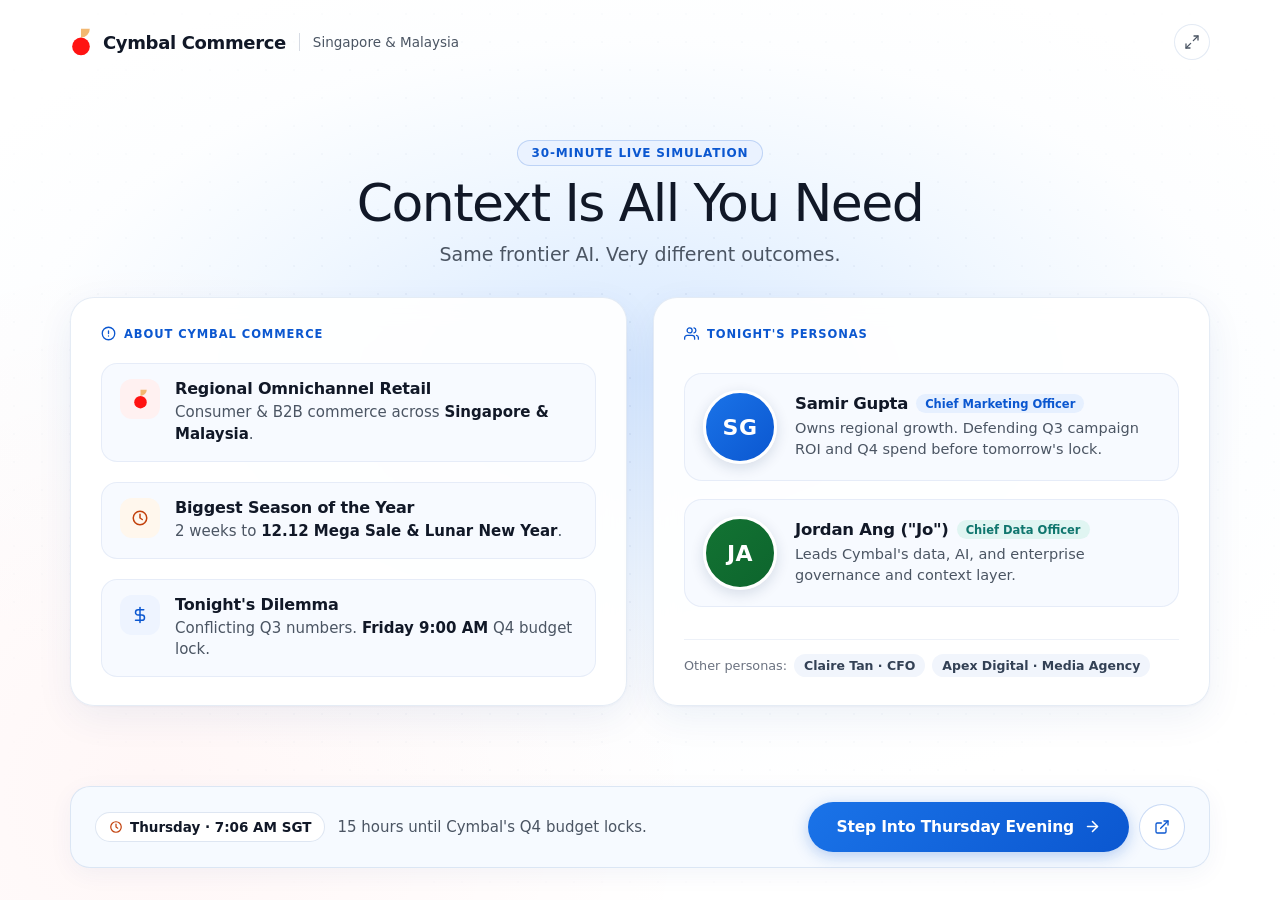
<file: web/cymbal/intro_landing/index.html>
<!DOCTYPE html>
<html lang="en">
<head>
  <meta charset="UTF-8" />
  <meta name="viewport" content="width=device-width, initial-scale=1.0" />
  <title>Context Is All You Need - Cymbal Commerce Live Simulation</title>
  <link rel="icon" href="data:image/svg+xml,%3Csvg xmlns='http://www.w3.org/2000/svg' viewBox='0 0 24 34'%3E%3Cpath fill='%23f2b872' d='M12 2 H22 A10 10 0 0 1 12 12 Z'/%3E%3Ccircle cx='12' cy='22' r='10' fill='%23ff1312'/%3E%3C/svg%3E" />
  <style>
    :root {
      --font-sans: 'Google Sans Flex', 'Google Sans', 'Inter', system-ui, -apple-system, BlinkMacSystemFont, 'Segoe UI', Roboto, Arial, sans-serif;
      --bg: #ffffff;
      --ink: #1f1f1f;
      --ink-strong: #111827;
      --ink-muted: #4b5563;
      --ink-subtle: #6b7280;
      --primary: #0b57d0;
      --primary-soft: #eaf2ff;
      --primary-border: rgba(11, 87, 208, 0.20);
      --card-bg: rgba(255, 255, 255, 0.93);
      --card-border: rgba(25, 80, 165, 0.11);
      --card-shadow: 0 12px 38px rgba(20, 62, 130, 0.065), 0 1px 3px rgba(20, 62, 130, 0.045);
    }

    * { box-sizing: border-box; margin: 0; padding: 0; }

    html, body {
      height: 100%;
      width: 100%;
      font-family: var(--font-sans);
      color: var(--ink);
      background: var(--bg);
      -webkit-font-smoothing: antialiased;
      overflow: hidden;
    }

    /* Clean white canvas with luminous soft-blue halo matching Gemini for Cymbal V5 */
    .stage {
      position: relative;
      height: 100vh;
      width: 100vw;
      display: flex;
      flex-direction: column;
      justify-content: space-between;
      padding: 24px 48px 32px;
      background:
        radial-gradient(ellipse 980px 540px at 50% 42%, rgba(122, 180, 255, 0.30) 0%, rgba(176, 214, 255, 0.18) 40%, rgba(226, 240, 255, 0.08) 62%, rgba(255, 255, 255, 0) 80%),
        radial-gradient(circle at 12% 88%, rgba(255, 19, 18, 0.035) 0%, transparent 40%),
        #ffffff;
    }

    .stage::before {
      content: "";
      position: absolute;
      inset: 0;
      background-image: radial-gradient(rgba(15, 52, 112, 0.05) 1px, transparent 1px);
      background-size: 28px 28px;
      mask-image: radial-gradient(ellipse 80% 75% at 50% 45%, #000 10%, transparent 82%);
      pointer-events: none;
      z-index: 0;
    }

    .stage > * {
      position: relative;
      z-index: 1;
    }

    /* TOP BAR */
    .topbar {
      display: flex;
      align-items: center;
      justify-content: space-between;
      gap: 16px;
      max-width: 1140px;
      width: 100%;
      margin: 0 auto;
    }

    .brand-lockup {
      display: inline-flex;
      align-items: center;
      gap: 11px;
    }

    .brand-name {
      font-size: 18px;
      font-weight: 600;
      color: var(--ink-strong);
      letter-spacing: -0.02em;
    }

    .brand-sep {
      width: 1px;
      height: 18px;
      background: rgba(15, 42, 86, 0.16);
      margin: 0 2px;
    }

    .brand-region {
      font-size: 13.5px;
      font-weight: 500;
      color: var(--ink-muted);
    }

    .fs-btn {
      width: 36px;
      height: 36px;
      border-radius: 9999px;
      border: 1px solid rgba(25, 80, 165, 0.12);
      background: rgba(255, 255, 255, 0.85);
      color: var(--ink-muted);
      display: inline-flex;
      align-items: center;
      justify-content: center;
      cursor: pointer;
      transition: background-color 140ms ease, color 140ms ease;
    }

    .fs-btn:hover {
      background: #eef4ff;
      color: var(--primary);
    }

    /* MAIN CONTENT COLUMN */
    .main-wrap {
      max-width: 1140px;
      width: 100%;
      margin: auto;
      display: flex;
      flex-direction: column;
      gap: 30px;
    }

    /* HERO */
    .hero {
      text-align: center;
      display: flex;
      flex-direction: column;
      align-items: center;
      gap: 10px;
    }

    .hero-kicker {
      display: inline-flex;
      align-items: center;
      padding: 5px 14px;
      border-radius: 9999px;
      background: var(--primary-soft);
      border: 1px solid var(--primary-border);
      color: var(--primary);
      font-size: 12px;
      font-weight: 700;
      letter-spacing: 0.07em;
      text-transform: uppercase;
    }

    .hero-title {
      font-size: clamp(38px, 4.4vw, 52px);
      font-weight: 500;
      letter-spacing: -0.03em;
      line-height: 1.06;
      color: var(--ink-strong);
    }

    .hero-sub {
      font-size: 19px;
      line-height: 1.4;
      color: var(--ink-muted);
      font-weight: 400;
    }

    /* 2-COLUMN CARDS */
    .grid-2 {
      display: grid;
      grid-template-columns: repeat(2, minmax(0, 1fr));
      gap: 26px;
      align-items: stretch;
    }

    .card {
      background: var(--card-bg);
      backdrop-filter: blur(12px);
      border: 1px solid var(--card-border);
      border-radius: 24px;
      padding: 28px 30px;
      box-shadow: var(--card-shadow);
      display: flex;
      flex-direction: column;
      justify-content: space-between;
      gap: 22px;
    }

    .card-kicker {
      font-size: 11.5px;
      font-weight: 750;
      letter-spacing: 0.08em;
      text-transform: uppercase;
      color: var(--primary);
      display: flex;
      align-items: center;
      gap: 8px;
    }

    /* LEFT CARD: ABOUT CYMBAL (3 CRISP SCANNABLE BEATS) */
    .story-blocks {
      display: flex;
      flex-direction: column;
      gap: 20px;
      flex: 1 1 auto;
      justify-content: center;
    }

    .story-item {
      display: flex;
      align-items: flex-start;
      gap: 15px;
      padding: 15px 18px;
      border-radius: 16px;
      background: #f7faff;
      border: 1px solid rgba(25, 80, 165, 0.08);
    }

    .story-icon {
      width: 40px;
      height: 40px;
      border-radius: 12px;
      background: #eef4ff;
      color: var(--primary);
      display: inline-flex;
      align-items: center;
      justify-content: center;
      flex-shrink: 0;
    }

    .story-icon.is-cymbal {
      background: #fff1f1;
    }

    .story-icon.is-clock {
      background: #fff7ed;
      color: #c2410c;
    }

    .story-icon.is-stakes {
      background: #eef4ff;
      color: #0b57d0;
    }

    .story-label {
      font-size: 16px;
      font-weight: 650;
      color: var(--ink-strong);
      margin-bottom: 4px;
      letter-spacing: -0.01em;
    }

    .story-text {
      font-size: 15px;
      line-height: 1.45;
      color: var(--ink-muted);
    }

    .story-text strong {
      color: var(--ink-strong);
      font-weight: 650;
    }

    /* RIGHT CARD: THE TWO PERSONAS WITH REAL PHOTOS */
    .cast-list {
      display: flex;
      flex-direction: column;
      gap: 18px;
      flex: 1 1 auto;
      justify-content: center;
    }

    .person-row {
      display: flex;
      align-items: center;
      gap: 18px;
      padding: 16px 18px;
      border-radius: 18px;
      background: #f7faff;
      border: 1px solid rgba(25, 80, 165, 0.08);
    }

    .avatar-photo {
      width: 74px;
      height: 74px;
      border-radius: 50%;
      object-fit: cover;
      flex-shrink: 0;
      border: 3px solid #ffffff;
      box-shadow: 0 4px 14px rgba(15, 42, 86, 0.14);
    }

    .person-head {
      display: flex;
      align-items: center;
      gap: 8px;
      flex-wrap: nowrap;
      margin-bottom: 5px;
    }

    .person-name {
      font-size: 16.5px;
      font-weight: 650;
      color: var(--ink-strong);
      letter-spacing: -0.015em;
      white-space: nowrap;
    }

    .role-badge {
      font-size: 11.5px;
      font-weight: 700;
      padding: 2.5px 9px;
      border-radius: 9999px;
      background: #e6f0ff;
      color: #0b57d0;
      white-space: nowrap;
    }

    .role-badge.is-cdo {
      background: #e0f5f2;
      color: #0f766e;
    }

    .person-desc {
      font-size: 14.5px;
      line-height: 1.45;
      color: var(--ink-muted);
    }

    .supporting-strip {
      display: flex;
      align-items: center;
      gap: 7px;
      flex-wrap: nowrap;
      padding-top: 14px;
      border-top: 1px solid rgba(25, 80, 165, 0.08);
      font-size: 12.8px;
      color: var(--ink-subtle);
      white-space: nowrap;
    }

    .mini-chip {
      display: inline-flex;
      align-items: center;
      padding: 4px 10px;
      border-radius: 9999px;
      background: #f1f5fc;
      color: #334155;
      font-weight: 550;
      font-size: 12.5px;
      white-space: nowrap;
    }

    /* CLEAN ZERO-SPOILER LAUNCH FOOTER */
    .bottom-bar {
      max-width: 1140px;
      width: 100%;
      margin: 0 auto;
      padding: 15px 24px;
      border-radius: 20px;
      background: rgba(246, 250, 255, 0.94);
      border: 1px solid rgba(25, 80, 165, 0.12);
      box-shadow: 0 6px 24px rgba(20, 62, 130, 0.05);
      display: flex;
      align-items: center;
      justify-content: space-between;
      gap: 20px;
    }

    .scene-cue {
      display: flex;
      align-items: center;
      gap: 12px;
      font-size: 15px;
      color: var(--ink-muted);
    }

    .scene-time-pill {
      display: inline-flex;
      align-items: center;
      gap: 7px;
      padding: 6px 13px;
      border-radius: 9999px;
      background: #ffffff;
      border: 1px solid rgba(25, 80, 165, 0.14);
      color: var(--ink-strong);
      font-size: 13.5px;
      font-weight: 650;
    }

    .cta-group {
      display: inline-flex;
      align-items: center;
      gap: 10px;
      flex-shrink: 0;
    }

    .cta-btn {
      display: inline-flex;
      align-items: center;
      gap: 10px;
      height: 50px;
      padding: 0 28px;
      border-radius: 9999px;
      background: linear-gradient(135deg, #1a73e8, #0b57d0);
      color: #ffffff;
      font-size: 15.5px;
      font-weight: 600;
      text-decoration: none;
      letter-spacing: -0.01em;
      box-shadow: 0 4px 16px rgba(11, 87, 208, 0.28);
      transition: transform 150ms ease, box-shadow 150ms ease, filter 150ms ease;
    }

    .cta-btn:hover {
      transform: translateY(-1px);
      filter: brightness(1.05);
      box-shadow: 0 6px 22px rgba(11, 87, 208, 0.36);
    }

    .cta-newtab {
      width: 46px;
      height: 46px;
      border-radius: 9999px;
      border: 1px solid rgba(11, 87, 208, 0.22);
      background: #ffffff;
      color: var(--primary);
      display: inline-flex;
      align-items: center;
      justify-content: center;
      text-decoration: none;
      transition: background-color 140ms ease, border-color 140ms ease;
    }

    .cta-newtab:hover {
      background: #eaf2ff;
      border-color: var(--primary);
    }

    @media (max-width: 1020px) {
      html, body { overflow: auto; }
      .stage { height: auto; min-height: 100vh; padding: 20px; gap: 20px; }
      .grid-2 { grid-template-columns: 1fr; }
      .bottom-bar { flex-direction: column; align-items: stretch; }
      .cta-group { justify-content: flex-end; }
    }
  
    .avatar-initials {
      display: inline-flex;
      align-items: center;
      justify-content: center;
      font-weight: 700;
      font-size: 22px;
      letter-spacing: 0.02em;
      color: #ffffff;
      user-select: none;
    }
    .avatar-initials.tone-0 {
      background: linear-gradient(135deg, #1a73e8, #0b57d0);
    }
    .avatar-initials.tone-1 {
      background: linear-gradient(135deg, #137333, #0d652d);
    }
  </style>
</head>
<body>
  <div class="stage">
    <!-- TOP BAR -->
    <header class="topbar">
      <div class="brand-lockup">
        <svg width="22" height="30" viewBox="0 0 24 34" aria-hidden="true" style="display:block; flex-shrink:0;">
          <path fill="#f2b872" d="M12 2 H22 A10 10 0 0 1 12 12 Z" />
          <circle cx="12" cy="22" r="10" fill="#ff1312" />
        </svg>
        <span class="brand-name">Cymbal Commerce</span>
        <span class="brand-sep" aria-hidden="true"></span>
        <span class="brand-region">Singapore &amp; Malaysia</span>
      </div>

      <button class="fs-btn" id="btnFullscreen" type="button" title="Toggle fullscreen (F)" aria-label="Toggle fullscreen">
        <svg width="16" height="16" viewBox="0 0 24 24" fill="none" stroke="currentColor" stroke-width="1.9" stroke-linecap="round" stroke-linejoin="round">
          <polyline points="15 3 21 3 21 9" />
          <polyline points="9 21 3 21 3 15" />
          <line x1="21" y1="3" x2="14" y2="10" />
          <line x1="3" y1="21" x2="10" y2="14" />
        </svg>
      </button>
    </header>

    <!-- CENTER CONTENT -->
    <main class="main-wrap">
      <section class="hero">
        <span class="hero-kicker">30-Minute Live Simulation</span>
        <h1 class="hero-title">Context Is All You Need</h1>
        <p class="hero-sub">Same frontier AI. Very different outcomes.</p>
      </section>

      <section class="grid-2" aria-label="About Cymbal and tonight's personas">
        <!-- LEFT CARD (FIRST): ABOUT CYMBAL -->
        <article class="card">
          <div class="card-kicker">
            <svg width="15" height="15" viewBox="0 0 24 24" fill="none" stroke="currentColor" stroke-width="2.1" stroke-linecap="round" stroke-linejoin="round"><circle cx="12" cy="12" r="10"/><line x1="12" y1="8" x2="12" y2="12"/><line x1="12" y1="16" x2="12.01" y2="16"/></svg>
            <span>About Cymbal Commerce</span>
          </div>

          <div class="story-blocks">
            <div class="story-item">
              <div class="story-icon is-cymbal">
                <svg width="15" height="22" viewBox="0 0 24 34" aria-hidden="true">
                  <path fill="#f2b872" d="M12 2 H22 A10 10 0 0 1 12 12 Z" />
                  <circle cx="12" cy="22" r="10" fill="#ff1312" />
                </svg>
              </div>
              <div>
                <div class="story-label">Regional Omnichannel Retail</div>
                <p class="story-text">Consumer &amp; B2B commerce across <strong>Singapore &amp; Malaysia</strong>.</p>
              </div>
            </div>

            <div class="story-item">
              <div class="story-icon is-clock">
                <svg width="18" height="18" viewBox="0 0 24 24" fill="none" stroke="currentColor" stroke-width="2" stroke-linecap="round" stroke-linejoin="round"><circle cx="12" cy="12" r="9"/><polyline points="12 7 12 12 15 14"/></svg>
              </div>
              <div>
                <div class="story-label">Biggest Season of the Year</div>
                <p class="story-text">2 weeks to <strong>12.12 Mega Sale &amp; Lunar New Year</strong>.</p>
              </div>
            </div>

            <div class="story-item">
              <div class="story-icon is-stakes">
                <svg width="18" height="18" viewBox="0 0 24 24" fill="none" stroke="currentColor" stroke-width="2" stroke-linecap="round" stroke-linejoin="round"><path d="M12 2v20"/><path d="M17 5H9.5a3.5 3.5 0 0 0 0 7h5a3.5 3.5 0 0 1 0 7H6"/></svg>
              </div>
              <div>
                <div class="story-label">Tonight's Dilemma</div>
                <p class="story-text">Conflicting Q3 numbers. <strong>Friday 9:00 AM</strong> Q4 budget lock.</p>
              </div>
            </div>
          </div>
        </article>

        <!-- RIGHT CARD (SECOND): THE PERSONAS WITH REAL PHOTOS -->
        <article class="card">
          <div class="card-kicker">
            <svg width="15" height="15" viewBox="0 0 24 24" fill="none" stroke="currentColor" stroke-width="2.1" stroke-linecap="round" stroke-linejoin="round"><path d="M17 21v-2a4 4 0 0 0-4-4H5a4 4 0 0 0-4 4v2"/><circle cx="9" cy="7" r="4"/><path d="M23 21v-2a4 4 0 0 0-3-3.87"/><path d="M16 3.13a4 4 0 0 1 0 7.75"/></svg>
            <span>Tonight's Personas</span>
          </div>

          <div class="cast-list">
            <div class="person-row">
              <div class="avatar-photo avatar-initials tone-0" role="img" aria-label="Samir Gupta">SG</div>
              <div>
                <div class="person-head">
                  <span class="person-name">Samir Gupta</span>
                  <span class="role-badge">Chief Marketing Officer</span>
                </div>
                <p class="person-desc">Owns regional growth. Defending Q3 campaign ROI and Q4 spend before tomorrow's lock.</p>
              </div>
            </div>

            <div class="person-row">
              <div class="avatar-photo avatar-initials tone-1" role="img" aria-label="Jordan Ang">JA</div>
              <div>
                <div class="person-head">
                  <span class="person-name">Jordan Ang ("Jo")</span>
                  <span class="role-badge is-cdo">Chief Data Officer</span>
                </div>
                <p class="person-desc">Leads Cymbal's data, AI, and enterprise governance and context layer.</p>
              </div>
            </div>
          </div>

          <div class="supporting-strip">
            <span>Other personas:</span>
            <span class="mini-chip">Claire Tan &middot; CFO</span>
            <span class="mini-chip">Apex Digital &middot; Media Agency</span>
          </div>
        </article>
      </section>
    </main>

    <!-- CLEAN ZERO-SPOILER LAUNCH FOOTER -->
    <footer class="bottom-bar">
      <div class="scene-cue">
        <span class="scene-time-pill">
          <svg width="14" height="14" viewBox="0 0 24 24" fill="none" stroke="#c2410c" stroke-width="2.1" stroke-linecap="round" stroke-linejoin="round"><circle cx="12" cy="12" r="9"/><polyline points="12 7 12 12 15 14"/></svg>
          <span>Thursday &middot; <span id="liveSgtTime">6:00 PM</span> SGT</span>
        </span>
        <span>15 hours until Cymbal's Q4 budget locks.</span>
      </div>

      <div class="cta-group">
        <a class="cta-btn" id="btnLaunchChat" href="../chat_intro_mockup/index.html">
          <span>Step Into Thursday Evening</span>
          <svg width="17" height="17" viewBox="0 0 24 24" fill="none" stroke="currentColor" stroke-width="2.2" stroke-linecap="round" stroke-linejoin="round"><line x1="5" y1="12" x2="19" y2="12"/><polyline points="12 5 19 12 12 19"/></svg>
        </a>
        <a class="cta-newtab" href="../chat_intro_mockup/index.html" target="_blank" rel="noopener" title="Open Cymbal Chat in a new tab" aria-label="Open Cymbal Chat in a new tab">
          <svg width="16" height="16" viewBox="0 0 24 24" fill="none" stroke="currentColor" stroke-width="2" stroke-linecap="round" stroke-linejoin="round"><path d="M18 13v6a2 2 0 0 1-2 2H5a2 2 0 0 1-2-2V8a2 2 0 0 1 2-2h6"/><polyline points="15 3 21 3 21 9"/><line x1="10" y1="14" x2="21" y2="3"/></svg>
        </a>
      </div>
    </footer>
  </div>

  <script>
    (function () {
      var fsBtn = document.getElementById("btnFullscreen");
      var launchBtn = document.getElementById("btnLaunchChat");
      var timeEl = document.getElementById("liveSgtTime");

      function updateLiveTime() {
        if (!timeEl) return;
        try {
          var formatted = new Intl.DateTimeFormat("en-US", {
            timeZone: "Asia/Singapore",
            hour: "numeric",
            minute: "2-digit",
            hour12: true
          }).format(new Date());
          timeEl.textContent = formatted;
        } catch (e) {
          var d = new Date();
          timeEl.textContent = d.toLocaleTimeString([], { hour: "numeric", minute: "2-digit" });
        }
      }
      updateLiveTime();
      setInterval(updateLiveTime, 15000);

      function toggleFs() {
        if (!document.fullscreenElement && document.documentElement.requestFullscreen) {
          document.documentElement.requestFullscreen().catch(function () {});
        } else if (document.fullscreenElement && document.exitFullscreen) {
          document.exitFullscreen().catch(function () {});
        }
      }

      if (fsBtn) fsBtn.addEventListener("click", toggleFs);

      document.addEventListener("keydown", function (ev) {
        if (ev.metaKey || ev.ctrlKey || ev.altKey) return;
        var k = ev.key.toLowerCase();
        if (k === "f") {
          ev.preventDefault();
          toggleFs();
        } else if ((ev.key === "Enter" || ev.key === " ") && document.activeElement !== fsBtn) {
          ev.preventDefault();
          if (launchBtn) window.location.href = launchBtn.getAttribute("href");
        }
      });
    })();
  </script>
</body>
</html>
</file>
